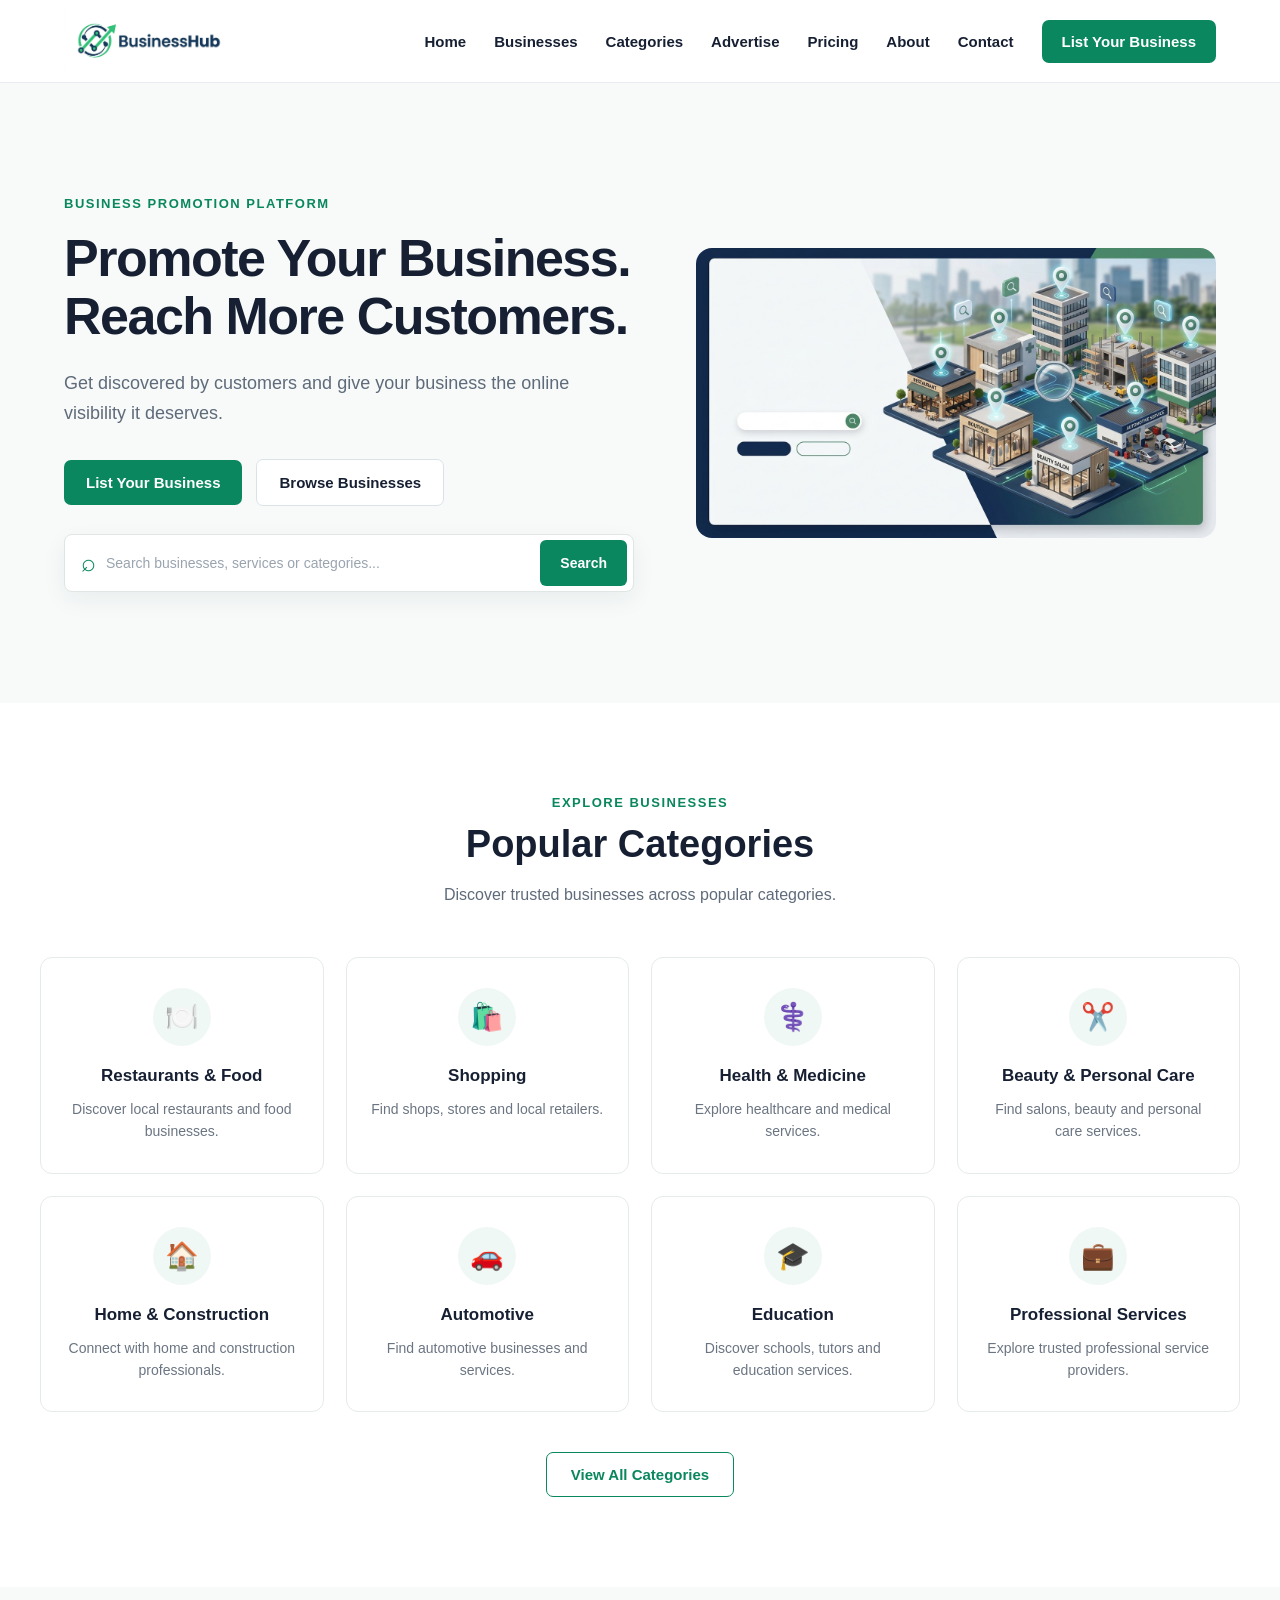
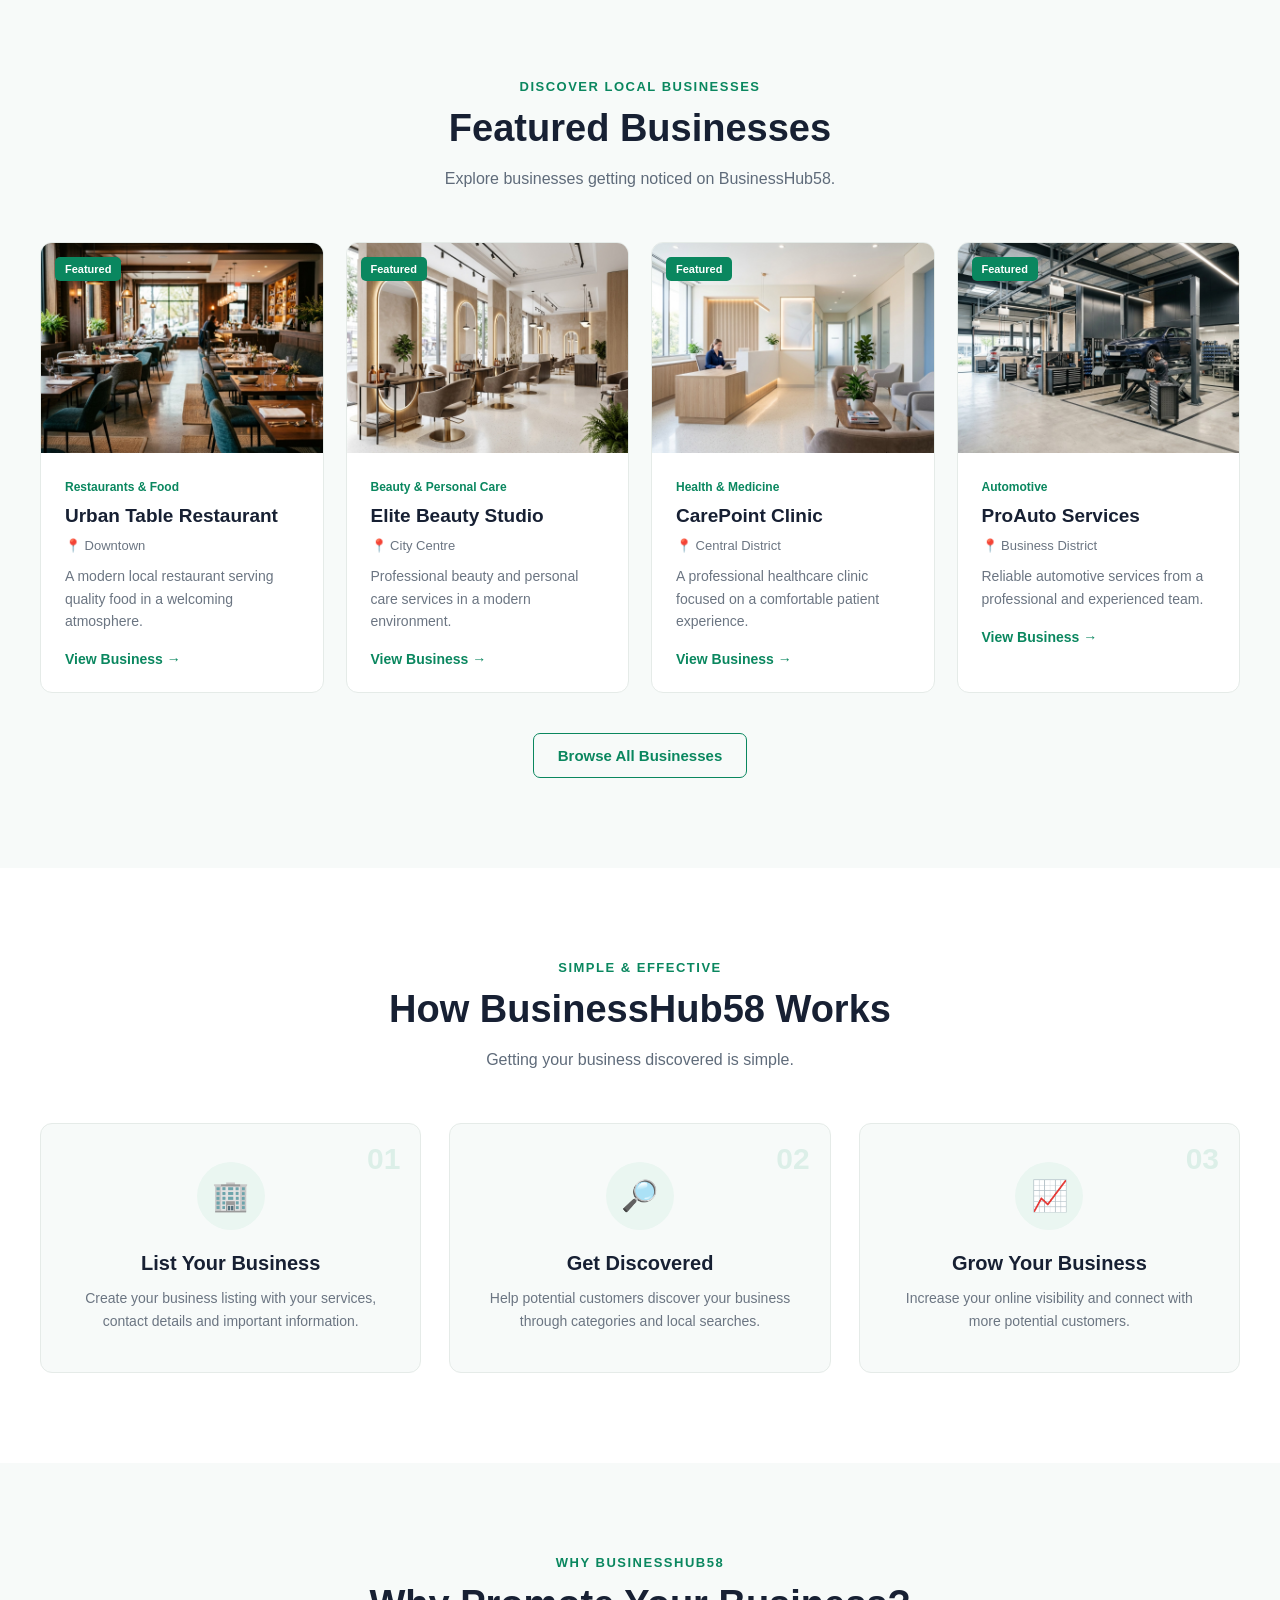
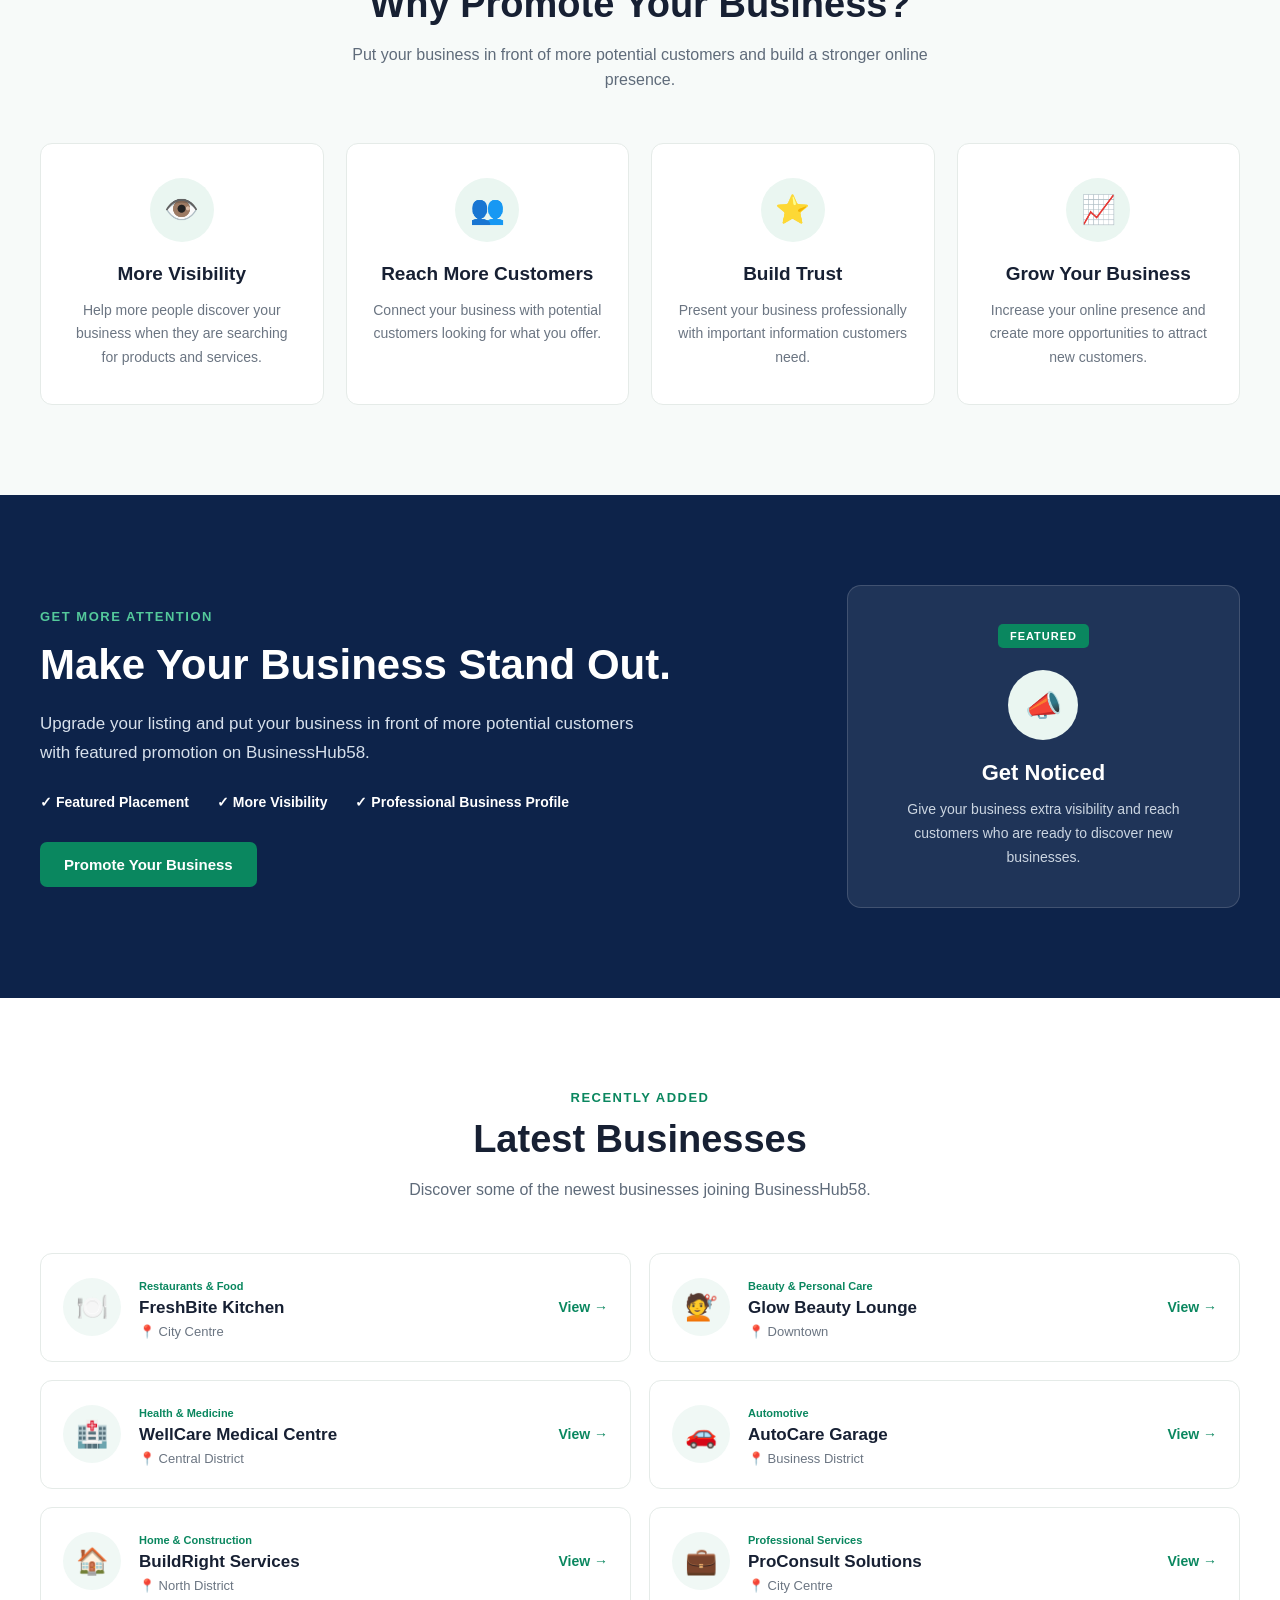
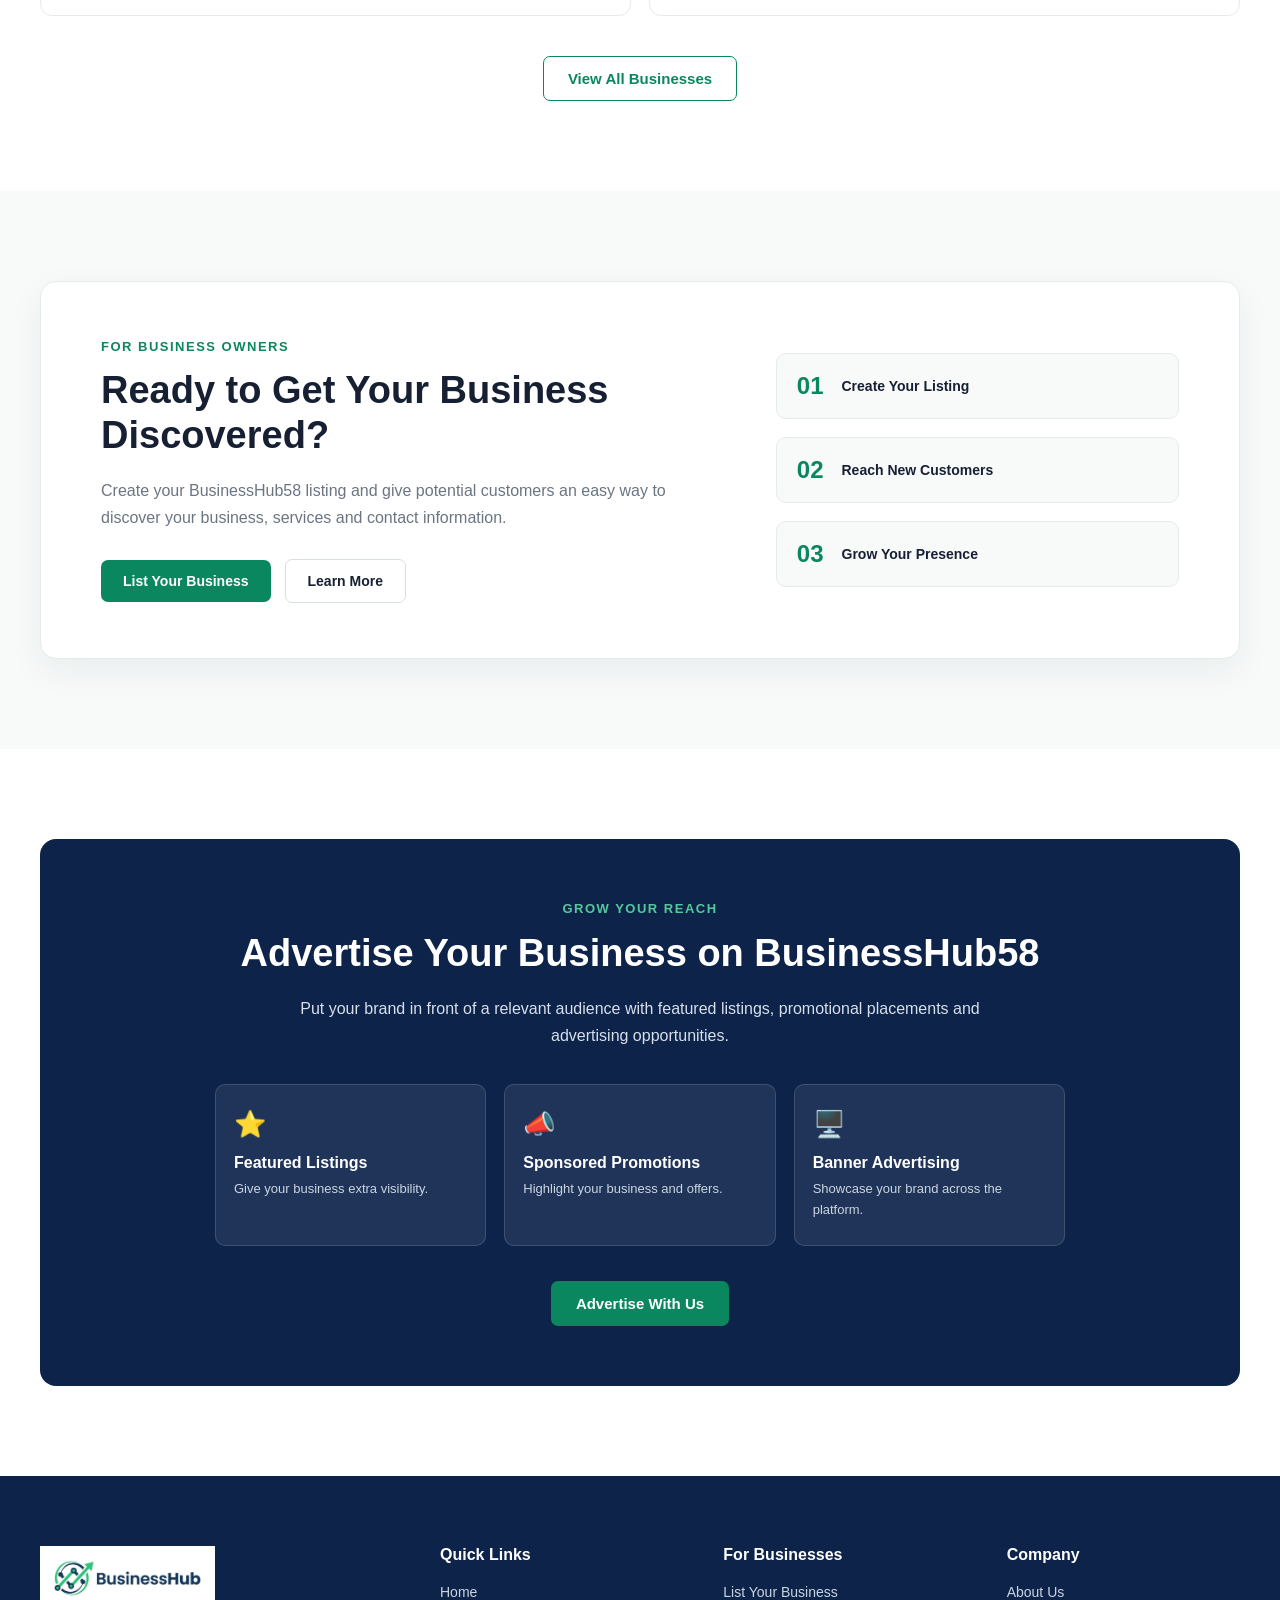
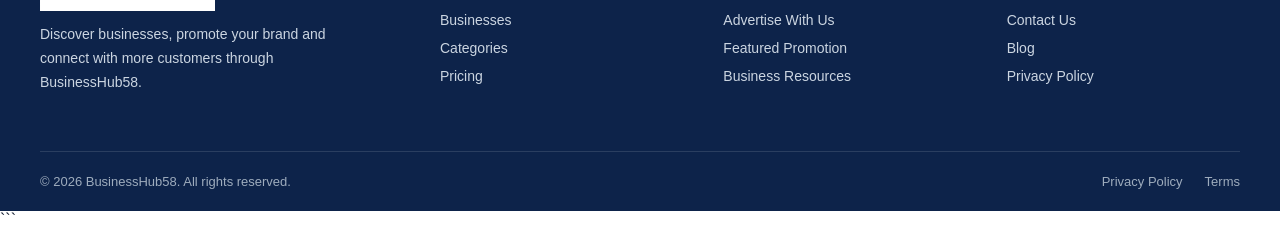
<file: index.html>
<!DOCTYPE html>
<html lang="en">
<head>
    <meta charset="UTF-8">
    <meta name="viewport" content="width=device-width, initial-scale=1.0">

    <title>BusinessHub58 | Promote Your Business</title>

    <link rel="stylesheet" href="style.css">
</head>

<body>

    <!-- Header -->
    <header class="header">
        <div class="nav-container">

            <a href="index.html" class="logo">
                <img src="BusinessHub58%20logo.jpg" alt="BusinessHub58">
            </a>

            <nav class="nav-menu">
    <a href="index.html">Home</a>
    <a href="businesses.html">Businesses</a>
    <a href="categories.html">Categories</a>
    <a href="advertise.html">Advertise</a>
    <a href="pricing.html">Pricing</a>
    <a href="#">About</a>
    <a href="#">Contact</a>

    <a href="list-your-business.html" class="business-btn">List Your Business</a>
</nav>

        </div>
    </header>


    <!-- Hero Section -->
    <section class="hero">
        <div class="hero-container">

            <div class="hero-content">

                <span class="hero-label">BUSINESS PROMOTION PLATFORM</span>

                <h1>Promote Your Business.<br>Reach More Customers.</h1>

                <p>
                    Get discovered by customers and give your business
                    the online visibility it deserves.
                </p>

                <div class="hero-buttons">
                    <a href="#" class="primary-btn">List Your Business</a>
                    <a href="#" class="secondary-btn">Browse Businesses</a>
                </div>

                <div class="hero-search">
                    <span class="search-icon">⌕</span>

                    <input
                        type="text"
                        placeholder="Search businesses, services or categories..."
                    >

                    <button>Search</button>
                </div>

            </div>

            <div class="hero-image">
                <img
                    src="businesshub58-hero.jpg"
                    alt="BusinessHub58 business promotion"
                >
            </div>

        </div>
    </section>
<!-- Popular Categories Section -->
<section class="categories">
    <div class="categories-container">

        <div class="section-heading">
            <span>EXPLORE BUSINESSES</span>
            <h2>Popular Categories</h2>
            <p>Discover trusted businesses across popular categories.</p>
        </div>

        <div class="categories-grid">

            <a href="#" class="category-card">
                <div class="category-icon">🍽️</div>
                <h3>Restaurants & Food</h3>
                <p>Discover local restaurants and food businesses.</p>
            </a>

            <a href="#" class="category-card">
                <div class="category-icon">🛍️</div>
                <h3>Shopping</h3>
                <p>Find shops, stores and local retailers.</p>
            </a>

            <a href="#" class="category-card">
                <div class="category-icon">⚕️</div>
                <h3>Health & Medicine</h3>
                <p>Explore healthcare and medical services.</p>
            </a>

            <a href="#" class="category-card">
                <div class="category-icon">✂️</div>
                <h3>Beauty & Personal Care</h3>
                <p>Find salons, beauty and personal care services.</p>
            </a>

            <a href="#" class="category-card">
                <div class="category-icon">🏠</div>
                <h3>Home & Construction</h3>
                <p>Connect with home and construction professionals.</p>
            </a>

            <a href="#" class="category-card">
                <div class="category-icon">🚗</div>
                <h3>Automotive</h3>
                <p>Find automotive businesses and services.</p>
            </a>

            <a href="#" class="category-card">
                <div class="category-icon">🎓</div>
                <h3>Education</h3>
                <p>Discover schools, tutors and education services.</p>
            </a>

            <a href="#" class="category-card">
                <div class="category-icon">💼</div>
                <h3>Professional Services</h3>
                <p>Explore trusted professional service providers.</p>
            </a>

        </div>

        <div class="categories-action">
            <a href="#" class="view-all-btn">View All Categories</a>
        </div>

    </div>
</section>
    <!-- Featured Businesses Section -->
<section class="featured-businesses">
    <div class="featured-container">

        <div class="section-heading">
            <span>DISCOVER LOCAL BUSINESSES</span>
            <h2>Featured Businesses</h2>
            <p>Explore businesses getting noticed on BusinessHub58.</p>
        </div>

        <div class="featured-grid">

            <!-- Business 1 -->
            <article class="business-card">

                <div class="business-image">
                    <img src="featured-restaurant.jpg" alt="Modern local restaurant">
                    <span class="featured-badge">Featured</span>
                </div>

                <div class="business-content">
                    <span class="business-category">Restaurants & Food</span>

                    <h3>Urban Table Restaurant</h3>

                    <p class="business-location">📍 Downtown</p>

                    <p class="business-description">
                        A modern local restaurant serving quality food in a welcoming atmosphere.
                    </p>

                    <a href="#" class="business-link">View Business →</a>
                </div>

            </article>


            <!-- Business 2 -->
            <article class="business-card">

                <div class="business-image">
                    <img src="featured-salon.jpg" alt="Modern beauty salon">
                    <span class="featured-badge">Featured</span>
                </div>

                <div class="business-content">
                    <span class="business-category">Beauty & Personal Care</span>

                    <h3>Elite Beauty Studio</h3>

                    <p class="business-location">📍 City Centre</p>

                    <p class="business-description">
                        Professional beauty and personal care services in a modern environment.
                    </p>

                    <a href="#" class="business-link">View Business →</a>
                </div>

            </article>


            <!-- Business 3 -->
            <article class="business-card">

                <div class="business-image">
                    <img src="featured-clinic.jpg" alt="Modern medical clinic">
                    <span class="featured-badge">Featured</span>
                </div>

                <div class="business-content">
                    <span class="business-category">Health & Medicine</span>

                    <h3>CarePoint Clinic</h3>

                    <p class="business-location">📍 Central District</p>

                    <p class="business-description">
                        A professional healthcare clinic focused on a comfortable patient experience.
                    </p>

                    <a href="#" class="business-link">View Business →</a>
                </div>

            </article>


            <!-- Business 4 -->
            <article class="business-card">

                <div class="business-image">
                    <img src="featured-automotive.jpg" alt="Modern automotive service workshop">
                    <span class="featured-badge">Featured</span>
                </div>

                <div class="business-content">
                    <span class="business-category">Automotive</span>

                    <h3>ProAuto Services</h3>

                    <p class="business-location">📍 Business District</p>

                    <p class="business-description">
                        Reliable automotive services from a professional and experienced team.
                    </p>

                    <a href="#" class="business-link">View Business →</a>
                </div>

            </article>

        </div>

        <div class="featured-action">
            <a href="#" class="view-all-btn">Browse All Businesses</a>
        </div>

    </div>
</section>
    <!-- How BusinessHub58 Works Section -->
<section class="how-it-works">
    <div class="how-container">

        <div class="section-heading">
            <span>SIMPLE & EFFECTIVE</span>
            <h2>How BusinessHub58 Works</h2>
            <p>Getting your business discovered is simple.</p>
        </div>

        <div class="steps-grid">

            <!-- Step 1 -->
            <div class="step-card">
                <div class="step-number">01</div>

                <div class="step-icon">🏢</div>

                <h3>List Your Business</h3>

                <p>
                    Create your business listing with your services,
                    contact details and important information.
                </p>
            </div>


            <!-- Step 2 -->
            <div class="step-card">
                <div class="step-number">02</div>

                <div class="step-icon">🔎</div>

                <h3>Get Discovered</h3>

                <p>
                    Help potential customers discover your business
                    through categories and local searches.
                </p>
            </div>


            <!-- Step 3 -->
            <div class="step-card">
                <div class="step-number">03</div>

                <div class="step-icon">📈</div>

                <h3>Grow Your Business</h3>

                <p>
                    Increase your online visibility and connect
                    with more potential customers.
                </p>
            </div>

        </div>

    </div>
</section>
    <!-- Why Promote Your Business Section -->
<section class="why-promote">
    <div class="why-container">

        <div class="section-heading">
            <span>WHY BUSINESSHUB58</span>
            <h2>Why Promote Your Business?</h2>
            <p>
                Put your business in front of more potential customers
                and build a stronger online presence.
            </p>
        </div>

        <div class="benefits-grid">

            <!-- Benefit 1 -->
            <div class="benefit-card">

                <div class="benefit-icon">👁️</div>

                <h3>More Visibility</h3>

                <p>
                    Help more people discover your business when
                    they are searching for products and services.
                </p>

            </div>

            <!-- Benefit 2 -->
            <div class="benefit-card">

                <div class="benefit-icon">👥</div>

                <h3>Reach More Customers</h3>

                <p>
                    Connect your business with potential customers
                    looking for what you offer.
                </p>

            </div>

            <!-- Benefit 3 -->
            <div class="benefit-card">

                <div class="benefit-icon">⭐</div>

                <h3>Build Trust</h3>

                <p>
                    Present your business professionally with
                    important information customers need.
                </p>

            </div>

            <!-- Benefit 4 -->
            <div class="benefit-card">

                <div class="benefit-icon">📈</div>

                <h3>Grow Your Business</h3>

                <p>
                    Increase your online presence and create more
                    opportunities to attract new customers.
                </p>

            </div>

        </div>

    </div>
</section>
    <!-- Featured Promotion CTA Section -->
<section class="promotion-cta">
    <div class="promotion-container">

        <div class="promotion-content">

            <span class="promotion-label">GET MORE ATTENTION</span>

            <h2>Make Your Business Stand Out.</h2>

            <p>
                Upgrade your listing and put your business in front of
                more potential customers with featured promotion on
                BusinessHub58.
            </p>

            <div class="promotion-features">

                <span>✓ Featured Placement</span>
                <span>✓ More Visibility</span>
                <span>✓ Professional Business Profile</span>

            </div>

            <a href="#" class="promotion-btn">
                Promote Your Business
            </a>

        </div>

        <div class="promotion-highlight">

            <div class="highlight-badge">FEATURED</div>

            <div class="highlight-icon">📣</div>

            <h3>Get Noticed</h3>

            <p>
                Give your business extra visibility and reach
                customers who are ready to discover new businesses.
            </p>

        </div>

    </div>
</section>
    <!-- Latest Businesses Section -->
<section class="latest-businesses">
    <div class="latest-container">

        <div class="section-heading">
            <span>RECENTLY ADDED</span>
            <h2>Latest Businesses</h2>
            <p>Discover some of the newest businesses joining BusinessHub58.</p>
        </div>

        <div class="latest-grid">

            <!-- Business 1 -->
            <article class="latest-card">

                <div class="latest-icon">🍽️</div>

                <div class="latest-content">
                    <span class="latest-category">Restaurants & Food</span>
                    <h3>FreshBite Kitchen</h3>
                    <p>📍 City Centre</p>
                </div>

                <a href="#" class="latest-link">View →</a>

            </article>

            <!-- Business 2 -->
            <article class="latest-card">

                <div class="latest-icon">💇</div>

                <div class="latest-content">
                    <span class="latest-category">Beauty & Personal Care</span>
                    <h3>Glow Beauty Lounge</h3>
                    <p>📍 Downtown</p>
                </div>

                <a href="#" class="latest-link">View →</a>

            </article>

            <!-- Business 3 -->
            <article class="latest-card">

                <div class="latest-icon">🏥</div>

                <div class="latest-content">
                    <span class="latest-category">Health & Medicine</span>
                    <h3>WellCare Medical Centre</h3>
                    <p>📍 Central District</p>
                </div>

                <a href="#" class="latest-link">View →</a>

            </article>

            <!-- Business 4 -->
            <article class="latest-card">

                <div class="latest-icon">🚗</div>

                <div class="latest-content">
                    <span class="latest-category">Automotive</span>
                    <h3>AutoCare Garage</h3>
                    <p>📍 Business District</p>
                </div>

                <a href="#" class="latest-link">View →</a>

            </article>

            <!-- Business 5 -->
            <article class="latest-card">

                <div class="latest-icon">🏠</div>

                <div class="latest-content">
                    <span class="latest-category">Home & Construction</span>
                    <h3>BuildRight Services</h3>
                    <p>📍 North District</p>
                </div>

                <a href="#" class="latest-link">View →</a>

            </article>

            <!-- Business 6 -->
            <article class="latest-card">

                <div class="latest-icon">💼</div>

                <div class="latest-content">
                    <span class="latest-category">Professional Services</span>
                    <h3>ProConsult Solutions</h3>
                    <p>📍 City Centre</p>
                </div>

                <a href="#" class="latest-link">View →</a>

            </article>

        </div>

        <div class="latest-action">
            <a href="#" class="view-all-btn">View All Businesses</a>
        </div>

    </div>
</section>
    <!-- Business Owner CTA Section -->
<section class="owner-cta">
    <div class="owner-container">

        <div class="owner-content">

            <span class="owner-label">FOR BUSINESS OWNERS</span>

            <h2>Ready to Get Your Business Discovered?</h2>

            <p>
                Create your BusinessHub58 listing and give potential
                customers an easy way to discover your business,
                services and contact information.
            </p>

            <div class="owner-buttons">

                <a href="#" class="owner-primary-btn">
                    List Your Business
                </a>

                <a href="#" class="owner-secondary-btn">
                    Learn More
                </a>

            </div>

        </div>

        <div class="owner-stats">

            <div class="owner-stat">
                <strong>01</strong>
                <span>Create Your Listing</span>
            </div>

            <div class="owner-stat">
                <strong>02</strong>
                <span>Reach New Customers</span>
            </div>

            <div class="owner-stat">
                <strong>03</strong>
                <span>Grow Your Presence</span>
            </div>

        </div>

    </div>
</section>
    <!-- Advertise With Us Section -->
<section class="advertise-section">
    <div class="advertise-container">

        <div class="advertise-content">

            <span class="advertise-label">GROW YOUR REACH</span>

            <h2>Advertise Your Business on BusinessHub58</h2>

            <p>
                Put your brand in front of a relevant audience with
                featured listings, promotional placements and
                advertising opportunities.
            </p>

            <div class="advertise-options">

                <div class="advertise-option">
                    <span class="advertise-option-icon">⭐</span>
                    <div>
                        <h3>Featured Listings</h3>
                        <p>Give your business extra visibility.</p>
                    </div>
                </div>

                <div class="advertise-option">
                    <span class="advertise-option-icon">📣</span>
                    <div>
                        <h3>Sponsored Promotions</h3>
                        <p>Highlight your business and offers.</p>
                    </div>
                </div>

                <div class="advertise-option">
                    <span class="advertise-option-icon">🖥️</span>
                    <div>
                        <h3>Banner Advertising</h3>
                        <p>Showcase your brand across the platform.</p>
                    </div>
                </div>

            </div>

            <a href="#" class="advertise-btn">
                Advertise With Us
            </a>

        </div>

    </div>
</section>
    <!-- Footer -->
<footer class="footer">

    <div class="footer-container">

        <!-- Footer Brand -->
        <div class="footer-column footer-brand">

            <a href="index.html" class="footer-logo">
                <img src="BusinessHub58%20logo.jpg" alt="BusinessHub58">
            </a>

            <p>
                Discover businesses, promote your brand and connect
                with more customers through BusinessHub58.
            </p>

        </div>

        <!-- Quick Links -->
        <div class="footer-column">

            <h3>Quick Links</h3>

            <a href="index.html">Home</a>
            <a href="#">Businesses</a>
            <a href="#">Categories</a>
            <a href="#">Pricing</a>

        </div>

        <!-- Business -->
        <div class="footer-column">

            <h3>For Businesses</h3>

            <a href="#">List Your Business</a>
            <a href="#">Advertise With Us</a>
            <a href="#">Featured Promotion</a>
            <a href="#">Business Resources</a>

        </div>

        <!-- Company -->
        <div class="footer-column">

            <h3>Company</h3>

            <a href="#">About Us</a>
            <a href="#">Contact Us</a>
            <a href="#">Blog</a>
            <a href="#">Privacy Policy</a>

        </div>

    </div>

    <div class="footer-bottom">

        <p>
            © 2026 BusinessHub58. All rights reserved.
        </p>

        <div class="footer-bottom-links">
            <a href="#">Privacy Policy</a>
            <a href="#">Terms</a>
        </div>

    </div>

</footer>
</body>
</html>
```
</file>
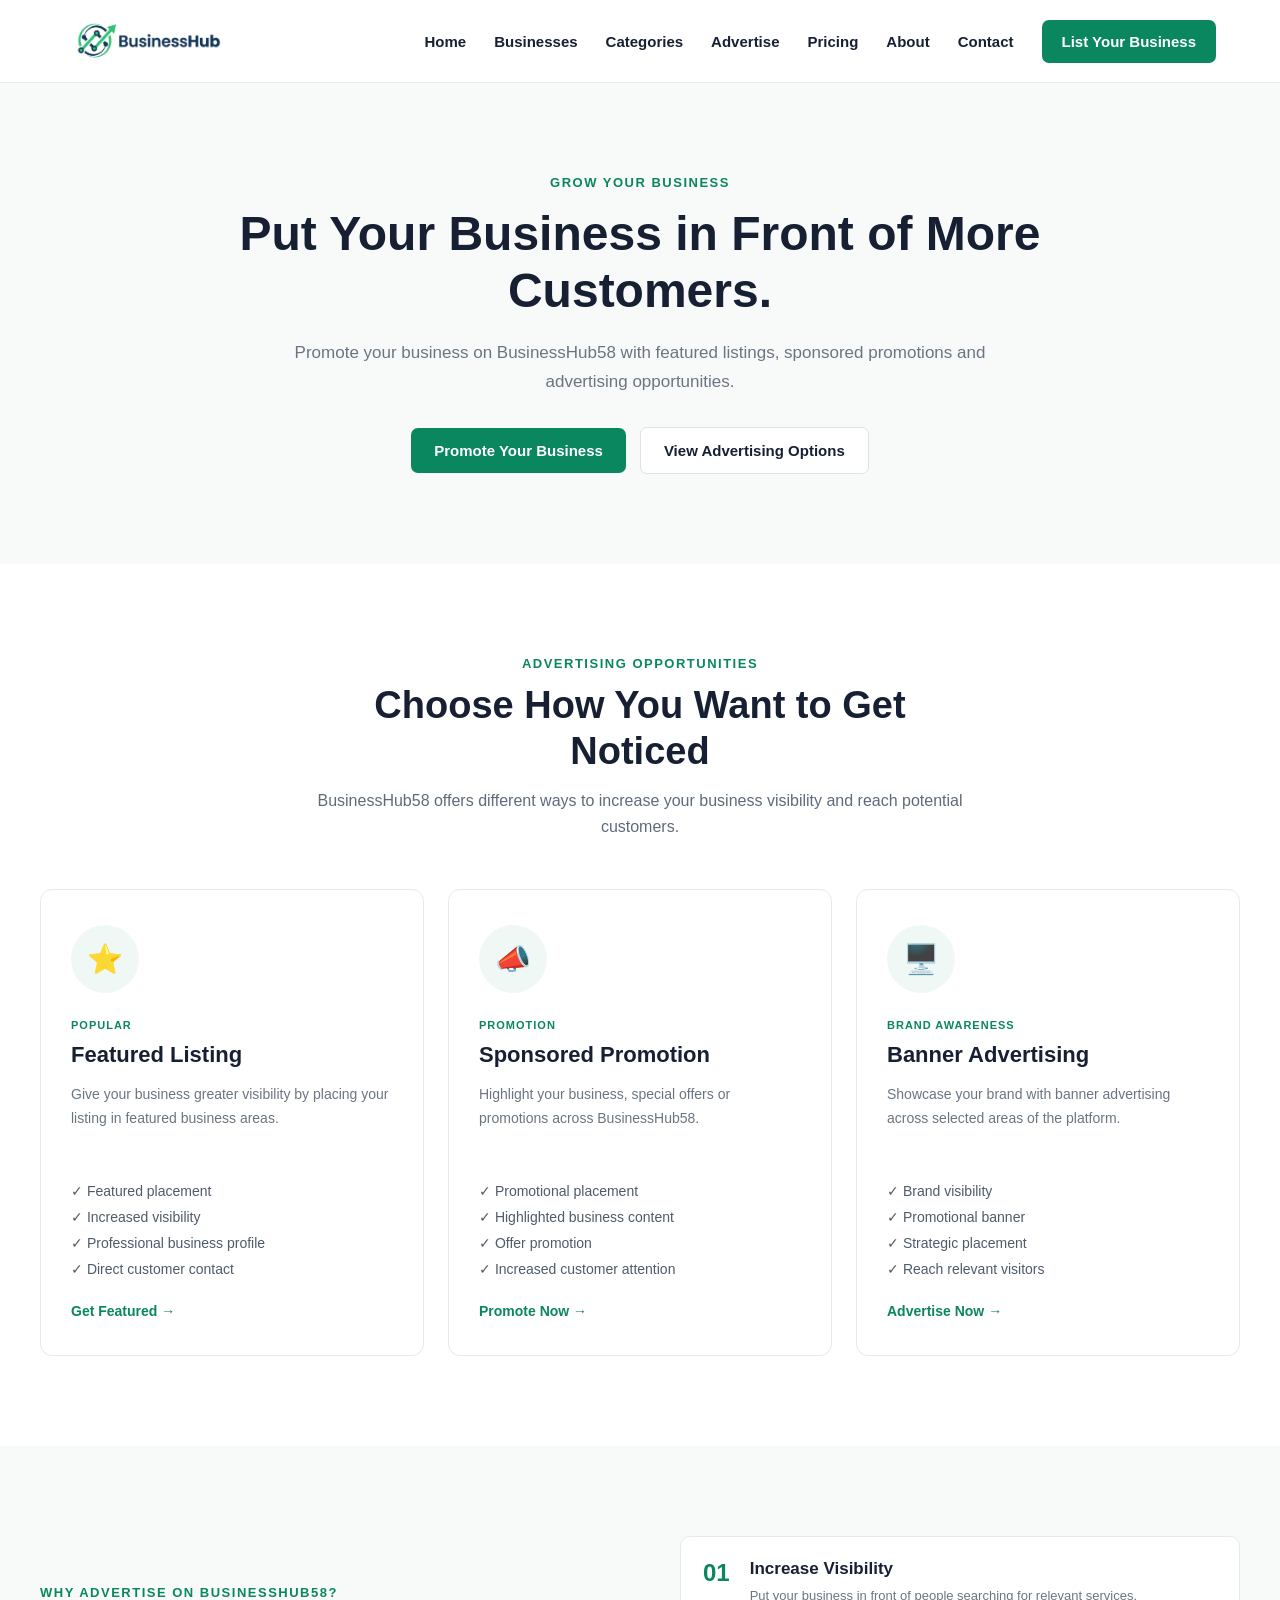
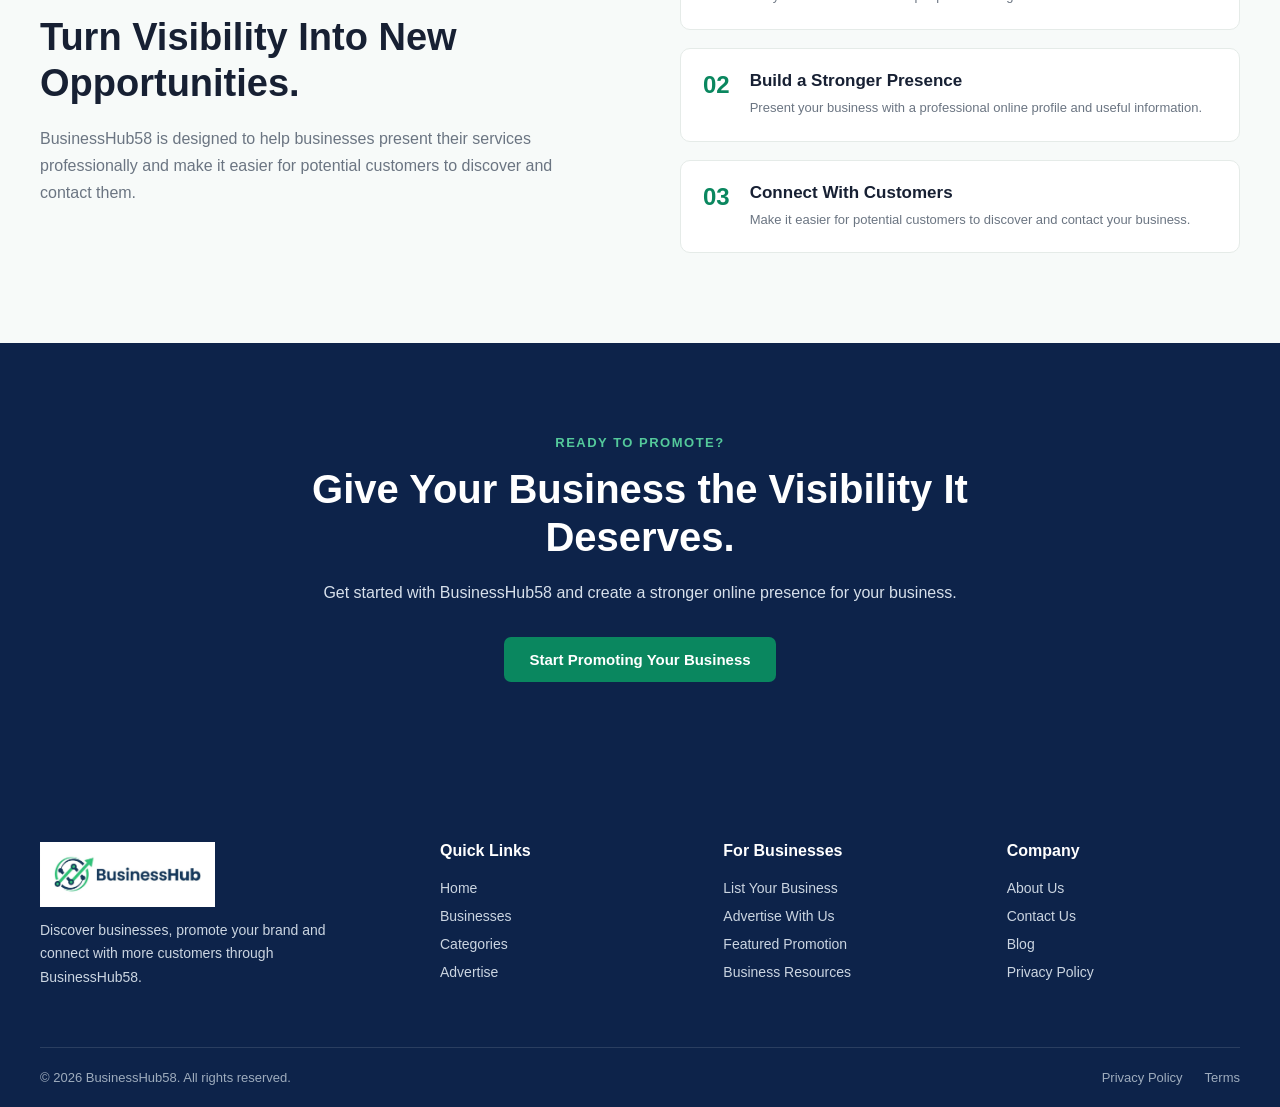
<file: advertise.html>
<!DOCTYPE html>
<html lang="en">

<head>
    <meta charset="UTF-8">
    <meta name="viewport" content="width=device-width, initial-scale=1.0">

    <title>Advertise | BusinessHub58</title>

    <link rel="stylesheet" href="style.css">
</head>

<body>

    <!-- Header -->
    <header class="header">
        <div class="nav-container">

            <a href="index.html" class="logo">
                <img src="BusinessHub58%20logo.jpg" alt="BusinessHub58">
            </a>

            <nav class="nav-menu">
    <a href="index.html">Home</a>
    <a href="businesses.html">Businesses</a>
    <a href="categories.html">Categories</a>
    <a href="advertise.html">Advertise</a>
    <a href="pricing.html">Pricing</a>
    <a href="#">About</a>
    <a href="#">Contact</a>

    <a href="list-your-business.html" class="business-btn">
    List Your Business
</a>
</nav>

        </div>
    </header>


    <!-- Advertise Hero -->
    <section class="advertise-page-hero">

        <div class="advertise-page-hero-container">

            <span class="advertise-page-label">GROW YOUR BUSINESS</span>

            <h1>Put Your Business in Front of More Customers.</h1>

            <p>
                Promote your business on BusinessHub58 with featured
                listings, sponsored promotions and advertising opportunities.
            </p>

            <div class="advertise-page-buttons">
                <a href="#" class="advertise-page-primary">
                    Promote Your Business
                </a>

                <a href="#" class="advertise-page-secondary">
                    View Advertising Options
                </a>
            </div>

        </div>

    </section>


    <!-- Advertising Options -->
    <section class="advertising-options">

        <div class="advertising-options-container">

            <div class="section-heading">

                <span>ADVERTISING OPPORTUNITIES</span>

                <h2>Choose How You Want to Get Noticed</h2>

                <p>
                    BusinessHub58 offers different ways to increase
                    your business visibility and reach potential customers.
                </p>

            </div>


            <div class="advertising-options-grid">

                <article class="advertising-card">

                    <div class="advertising-icon">⭐</div>

                    <span class="advertising-card-label">POPULAR</span>

                    <h3>Featured Listing</h3>

                    <p>
                        Give your business greater visibility by placing
                        your listing in featured business areas.
                    </p>

                    <ul>
                        <li>✓ Featured placement</li>
                        <li>✓ Increased visibility</li>
                        <li>✓ Professional business profile</li>
                        <li>✓ Direct customer contact</li>
                    </ul>

                    <a href="#" class="advertising-card-link">
                        Get Featured →
                    </a>

                </article>


                <article class="advertising-card">

                    <div class="advertising-icon">📣</div>

                    <span class="advertising-card-label">PROMOTION</span>

                    <h3>Sponsored Promotion</h3>

                    <p>
                        Highlight your business, special offers or
                        promotions across BusinessHub58.
                    </p>

                    <ul>
                        <li>✓ Promotional placement</li>
                        <li>✓ Highlighted business content</li>
                        <li>✓ Offer promotion</li>
                        <li>✓ Increased customer attention</li>
                    </ul>

                    <a href="#" class="advertising-card-link">
                        Promote Now →
                    </a>

                </article>


                <article class="advertising-card">

                    <div class="advertising-icon">🖥️</div>

                    <span class="advertising-card-label">BRAND AWARENESS</span>

                    <h3>Banner Advertising</h3>

                    <p>
                        Showcase your brand with banner advertising
                        across selected areas of the platform.
                    </p>

                    <ul>
                        <li>✓ Brand visibility</li>
                        <li>✓ Promotional banner</li>
                        <li>✓ Strategic placement</li>
                        <li>✓ Reach relevant visitors</li>
                    </ul>

                    <a href="#" class="advertising-card-link">
                        Advertise Now →
                    </a>

                </article>

            </div>

        </div>

    </section>


    <!-- Why Advertise -->
    <section class="why-advertise">

        <div class="why-advertise-container">

            <div class="why-advertise-content">

                <span>WHY ADVERTISE ON BUSINESSHUB58?</span>

                <h2>
                    Turn Visibility Into New Opportunities.
                </h2>

                <p>
                    BusinessHub58 is designed to help businesses present
                    their services professionally and make it easier for
                    potential customers to discover and contact them.
                </p>

            </div>


            <div class="why-advertise-points">

                <div class="why-advertise-point">
                    <strong>01</strong>
                    <div>
                        <h3>Increase Visibility</h3>
                        <p>
                            Put your business in front of people
                            searching for relevant services.
                        </p>
                    </div>
                </div>


                <div class="why-advertise-point">
                    <strong>02</strong>
                    <div>
                        <h3>Build a Stronger Presence</h3>
                        <p>
                            Present your business with a professional
                            online profile and useful information.
                        </p>
                    </div>
                </div>


                <div class="why-advertise-point">
                    <strong>03</strong>
                    <div>
                        <h3>Connect With Customers</h3>
                        <p>
                            Make it easier for potential customers
                            to discover and contact your business.
                        </p>
                    </div>
                </div>

            </div>

        </div>

    </section>


    <!-- Advertise CTA -->
    <section class="advertise-final-cta">

        <div class="advertise-final-container">

            <span>READY TO PROMOTE?</span>

            <h2>
                Give Your Business the Visibility It Deserves.
            </h2>

            <p>
                Get started with BusinessHub58 and create a stronger
                online presence for your business.
            </p>

            <a href="#" class="advertise-final-btn">
                Start Promoting Your Business
            </a>

        </div>

    </section>


    <!-- Footer -->
    <footer class="footer">

        <div class="footer-container">

            <div class="footer-column footer-brand">

                <a href="index.html" class="footer-logo">
                    <img src="BusinessHub58%20logo.jpg" alt="BusinessHub58">
                </a>

                <p>
                    Discover businesses, promote your brand and connect
                    with more customers through BusinessHub58.
                </p>

            </div>


            <div class="footer-column">

                <h3>Quick Links</h3>

                <a href="index.html">Home</a>
                <a href="businesses.html">Businesses</a>
                <a href="categories.html">Categories</a>
                <a href="advertise.html">Advertise</a>

            </div>


            <div class="footer-column">

                <h3>For Businesses</h3>

                <a href="#">List Your Business</a>
                <a href="advertise.html">Advertise With Us</a>
                <a href="#">Featured Promotion</a>
                <a href="#">Business Resources</a>

            </div>


            <div class="footer-column">

                <h3>Company</h3>

                <a href="#">About Us</a>
                <a href="#">Contact Us</a>
                <a href="#">Blog</a>
                <a href="#">Privacy Policy</a>

            </div>

        </div>


        <div class="footer-bottom">

            <p>
                © 2026 BusinessHub58. All rights reserved.
            </p>

            <div class="footer-bottom-links">

                <a href="#">Privacy Policy</a>
                <a href="#">Terms</a>

            </div>

        </div>

    </footer>

</body>

</html>
</file>
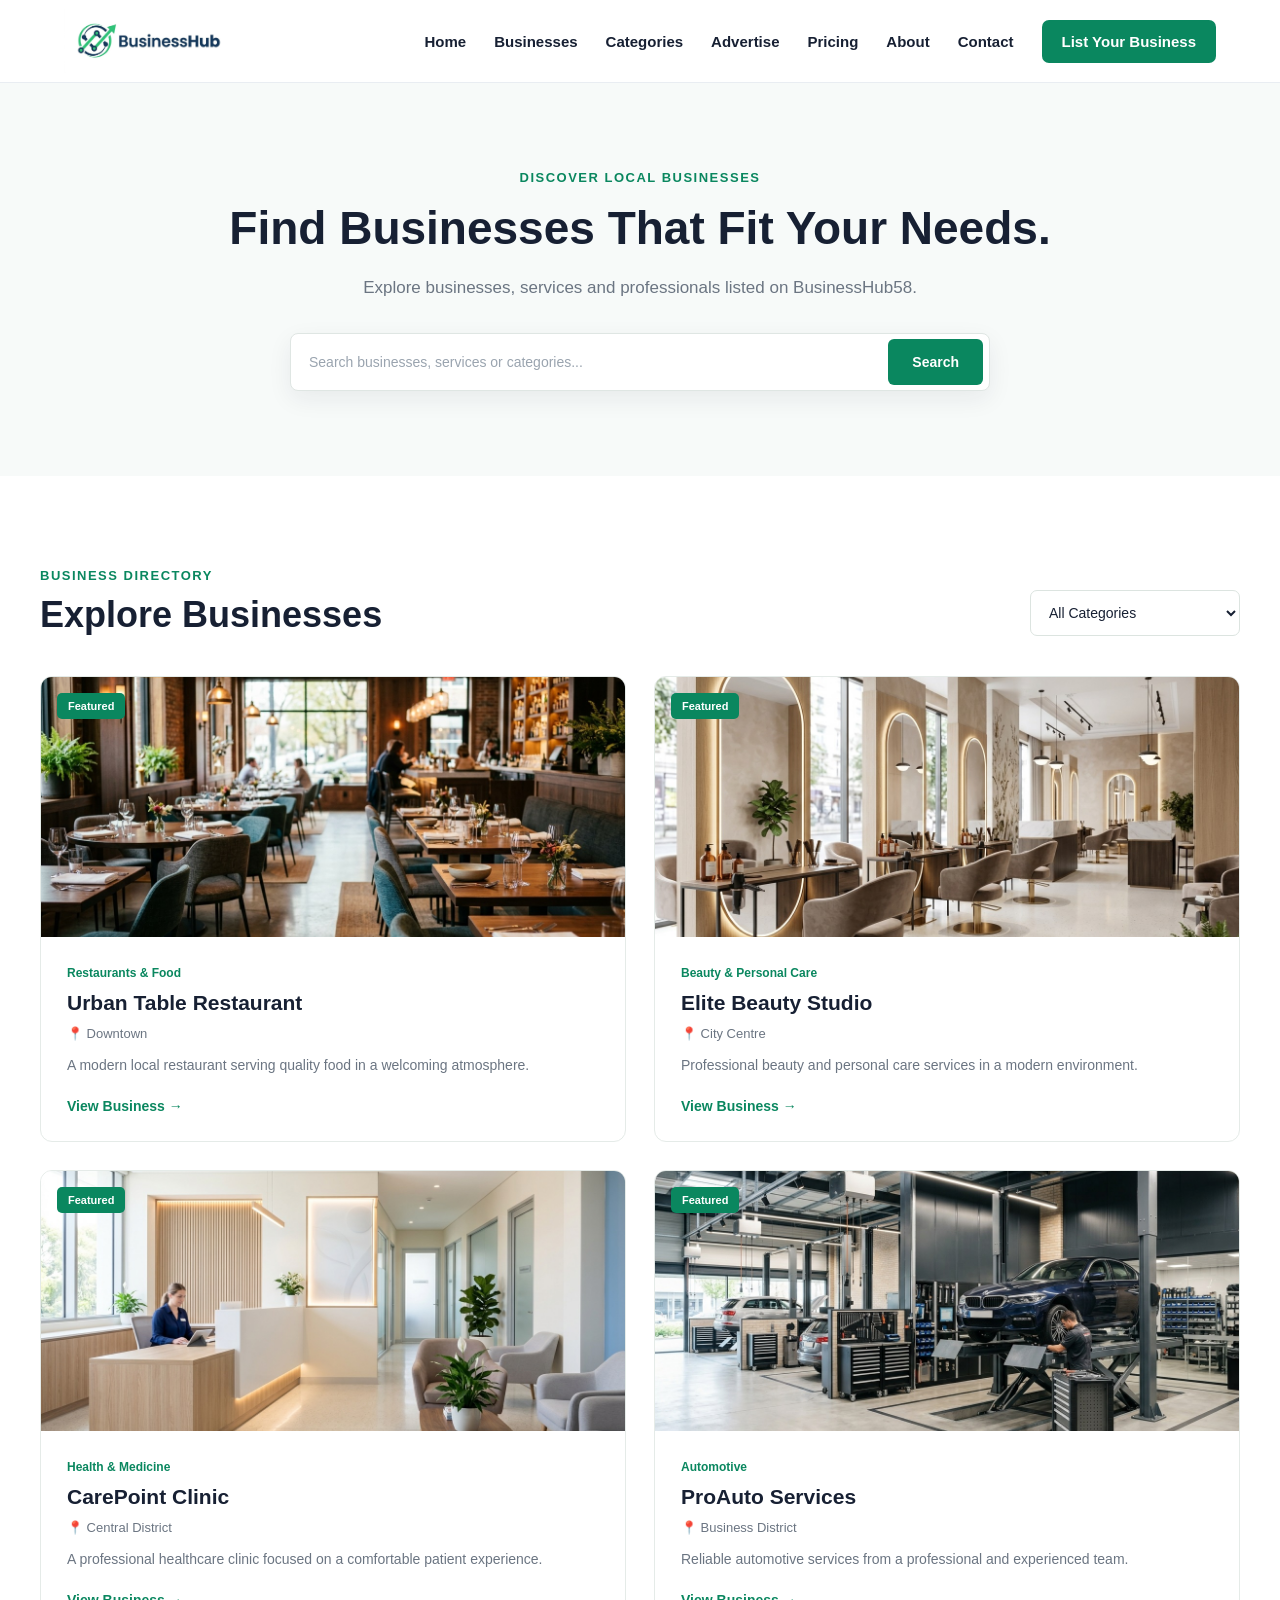
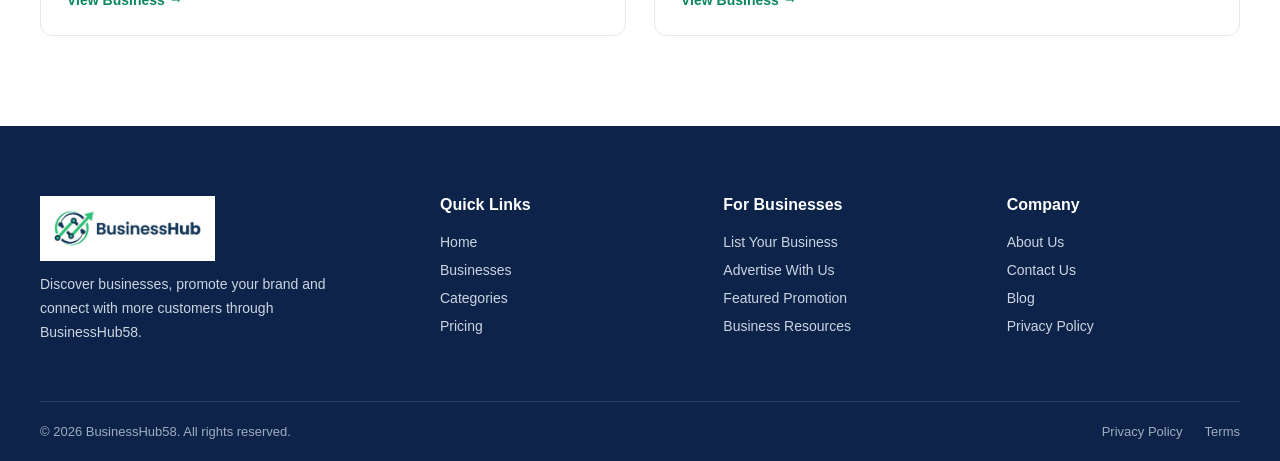
<file: businesses.html>
<!DOCTYPE html>
<html lang="en">

<head>
    <meta charset="UTF-8">
    <meta name="viewport" content="width=device-width, initial-scale=1.0">

    <title>Businesses | BusinessHub58</title>

    <link rel="stylesheet" href="style.css">
</head>

<body>

    <!-- Header -->
    <header class="header">
        <div class="nav-container">

            <a href="index.html" class="logo">
                <img src="BusinessHub58%20logo.jpg" alt="BusinessHub58">
            </a>

            <nav class="nav-menu">
    <a href="index.html">Home</a>
    <a href="businesses.html">Businesses</a>
    <a href="categories.html">Categories</a>
    <a href="advertise.html">Advertise</a>
    <a href="pricing.html">Pricing</a>
    <a href="#">About</a>
    <a href="#">Contact</a>

    <a href="list-your-business.html" class="business-btn">List Your Business</a>
</nav>

        </div>
    </header>


    <!-- Page Hero -->
    <section class="businesses-hero">

        <div class="businesses-hero-container">

            <span class="businesses-label">DISCOVER LOCAL BUSINESSES</span>

            <h1>Find Businesses That Fit Your Needs.</h1>

            <p>
                Explore businesses, services and professionals
                listed on BusinessHub58.
            </p>

            <div class="businesses-search">

                <input
                    type="text"
                    placeholder="Search businesses, services or categories..."
                >

                <button>Search</button>

            </div>

        </div>

    </section>


    <!-- Businesses Directory -->
    <section class="business-directory">

        <div class="directory-container">

            <div class="directory-heading">

                <div>
                    <span>BUSINESS DIRECTORY</span>
                    <h2>Explore Businesses</h2>
                </div>

                <select>
                    <option>All Categories</option>
                    <option>Restaurants & Food</option>
                    <option>Shopping</option>
                    <option>Health & Medicine</option>
                    <option>Beauty & Personal Care</option>
                    <option>Home & Construction</option>
                    <option>Automotive</option>
                    <option>Education</option>
                    <option>Professional Services</option>
                </select>

            </div>


            <div class="directory-grid">

                <!-- Business Card -->
                <article class="directory-card">

                    <div class="directory-image">
                        <img
                            src="featured-restaurant.jpg"
                            alt="Urban Table Restaurant"
                        >

                        <span class="directory-featured">
                            Featured
                        </span>
                    </div>

                    <div class="directory-content">

                        <span class="directory-category">
                            Restaurants & Food
                        </span>

                        <h3>Urban Table Restaurant</h3>

                        <p class="directory-location">
                            📍 Downtown
                        </p>

                        <p>
                            A modern local restaurant serving quality
                            food in a welcoming atmosphere.
                        </p>

                        <a href="#" class="directory-link">
                            View Business →
                        </a>

                    </div>

                </article>


                <!-- Business Card -->
                <article class="directory-card">

                    <div class="directory-image">
                        <img
                            src="featured-salon.jpg"
                            alt="Elite Beauty Studio"
                        >

                        <span class="directory-featured">
                            Featured
                        </span>
                    </div>

                    <div class="directory-content">

                        <span class="directory-category">
                            Beauty & Personal Care
                        </span>

                        <h3>Elite Beauty Studio</h3>

                        <p class="directory-location">
                            📍 City Centre
                        </p>

                        <p>
                            Professional beauty and personal care
                            services in a modern environment.
                        </p>

                        <a href="#" class="directory-link">
                            View Business →
                        </a>

                    </div>

                </article>


                <!-- Business Card -->
                <article class="directory-card">

                    <div class="directory-image">
                        <img
                            src="featured-clinic.jpg"
                            alt="CarePoint Clinic"
                        >

                        <span class="directory-featured">
                            Featured
                        </span>
                    </div>

                    <div class="directory-content">

                        <span class="directory-category">
                            Health & Medicine
                        </span>

                        <h3>CarePoint Clinic</h3>

                        <p class="directory-location">
                            📍 Central District
                        </p>

                        <p>
                            A professional healthcare clinic focused
                            on a comfortable patient experience.
                        </p>

                        <a href="#" class="directory-link">
                            View Business →
                        </a>

                    </div>

                </article>


                <!-- Business Card -->
                <article class="directory-card">

                    <div class="directory-image">
                        <img
                            src="featured-automotive.jpg"
                            alt="ProAuto Services"
                        >

                        <span class="directory-featured">
                            Featured
                        </span>
                    </div>

                    <div class="directory-content">

                        <span class="directory-category">
                            Automotive
                        </span>

                        <h3>ProAuto Services</h3>

                        <p class="directory-location">
                            📍 Business District
                        </p>

                        <p>
                            Reliable automotive services from a
                            professional and experienced team.
                        </p>

                        <a href="#" class="directory-link">
                            View Business →
                        </a>

                    </div>

                </article>

            </div>

        </div>

    </section>


    <!-- Footer -->
    <footer class="footer">

        <div class="footer-container">

            <div class="footer-column footer-brand">

                <a href="index.html" class="footer-logo">
                    <img src="BusinessHub58%20logo.jpg" alt="BusinessHub58">
                </a>

                <p>
                    Discover businesses, promote your brand and connect
                    with more customers through BusinessHub58.
                </p>

            </div>

            <div class="footer-column">

                <h3>Quick Links</h3>

                <a href="index.html">Home</a>
                <a href="businesses.html">Businesses</a>
                <a href="#">Categories</a>
                <a href="#">Pricing</a>

            </div>

            <div class="footer-column">

                <h3>For Businesses</h3>

                <a href="#">List Your Business</a>
                <a href="#">Advertise With Us</a>
                <a href="#">Featured Promotion</a>
                <a href="#">Business Resources</a>

            </div>

            <div class="footer-column">

                <h3>Company</h3>

                <a href="#">About Us</a>
                <a href="#">Contact Us</a>
                <a href="#">Blog</a>
                <a href="#">Privacy Policy</a>

            </div>

        </div>

        <div class="footer-bottom">

            <p>
                © 2026 BusinessHub58. All rights reserved.
            </p>

            <div class="footer-bottom-links">
                <a href="#">Privacy Policy</a>
                <a href="#">Terms</a>
            </div>

        </div>

    </footer>

</body>

</html>
</file>
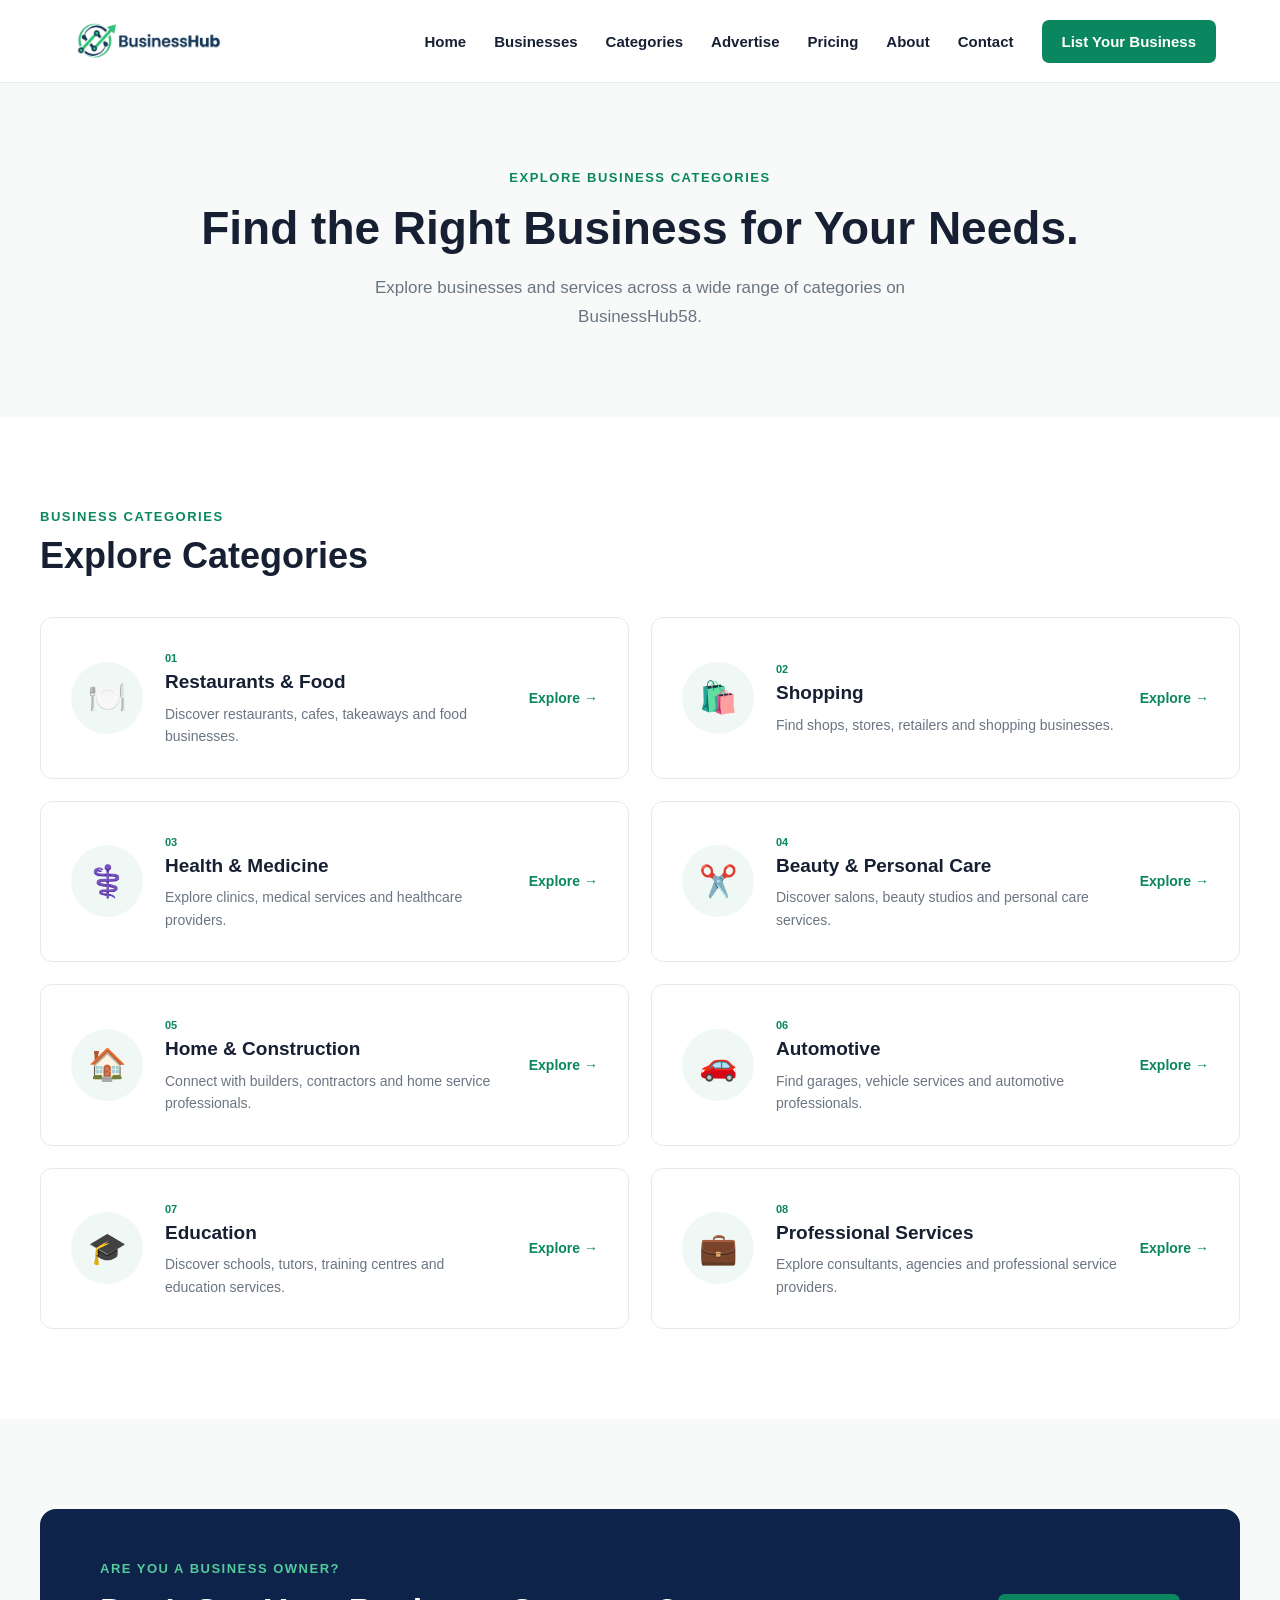
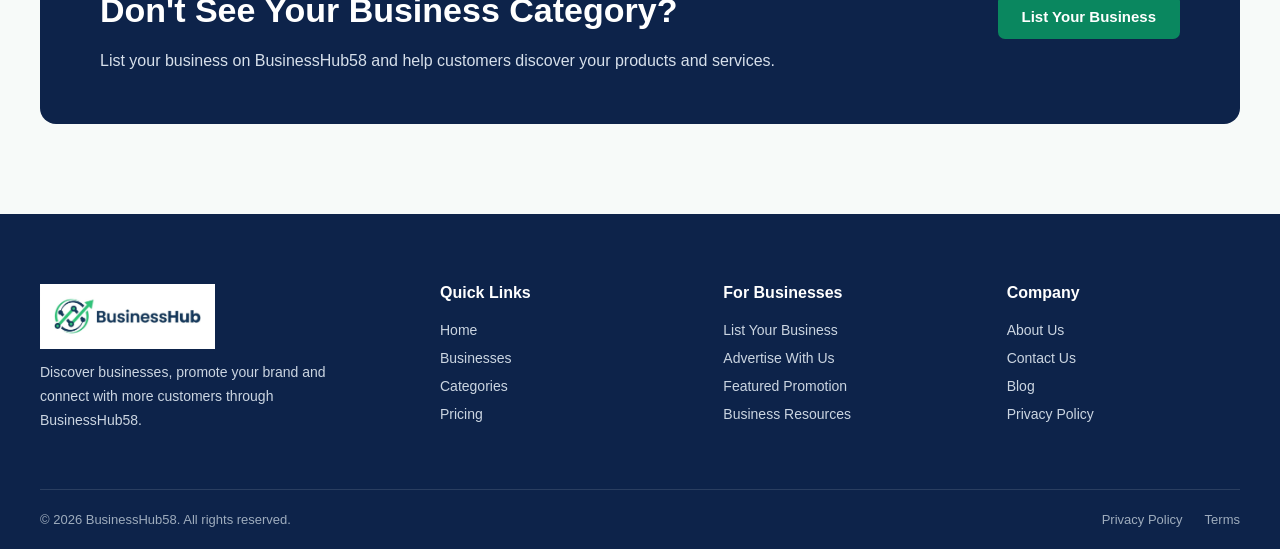
<file: categories.html>
<!DOCTYPE html>
<html lang="en">

<head>
    <meta charset="UTF-8">
    <meta name="viewport" content="width=device-width, initial-scale=1.0">

    <title>Categories | BusinessHub58</title>

    <link rel="stylesheet" href="style.css">
</head>

<body>

    <!-- Header -->
    <header class="header">
        <div class="nav-container">

            <a href="index.html" class="logo">
                <img src="BusinessHub58%20logo.jpg" alt="BusinessHub58">
            </a>

            <nav class="nav-menu">
    <a href="index.html">Home</a>
    <a href="businesses.html">Businesses</a>
    <a href="categories.html">Categories</a>
    <a href="advertise.html">Advertise</a>
    <a href="pricing.html">Pricing</a>
    <a href="#">About</a>
    <a href="#">Contact</a>

    <a href="list-your-business.html" class="business-btn">List Your Business</a>
</nav>

        </div>
    </header>


    <!-- Categories Hero -->
    <section class="categories-page-hero">

        <div class="categories-page-hero-container">

            <span class="categories-page-label">EXPLORE BUSINESS CATEGORIES</span>

            <h1>Find the Right Business for Your Needs.</h1>

            <p>
                Explore businesses and services across a wide range
                of categories on BusinessHub58.
            </p>

        </div>

    </section>


    <!-- Categories -->
    <section class="categories-directory">

        <div class="categories-directory-container">

            <div class="directory-heading">
                <div>
                    <span>BUSINESS CATEGORIES</span>
                    <h2>Explore Categories</h2>
                </div>
            </div>


            <div class="categories-page-grid">

                <a href="#" class="categories-page-card">
                    <div class="categories-page-icon">🍽️</div>
                    <div>
                        <span>01</span>
                        <h3>Restaurants & Food</h3>
                        <p>
                            Discover restaurants, cafes, takeaways
                            and food businesses.
                        </p>
                    </div>
                    <strong>Explore →</strong>
                </a>


                <a href="#" class="categories-page-card">
                    <div class="categories-page-icon">🛍️</div>
                    <div>
                        <span>02</span>
                        <h3>Shopping</h3>
                        <p>
                            Find shops, stores, retailers and
                            shopping businesses.
                        </p>
                    </div>
                    <strong>Explore →</strong>
                </a>


                <a href="#" class="categories-page-card">
                    <div class="categories-page-icon">⚕️</div>
                    <div>
                        <span>03</span>
                        <h3>Health & Medicine</h3>
                        <p>
                            Explore clinics, medical services
                            and healthcare providers.
                        </p>
                    </div>
                    <strong>Explore →</strong>
                </a>


                <a href="#" class="categories-page-card">
                    <div class="categories-page-icon">✂️</div>
                    <div>
                        <span>04</span>
                        <h3>Beauty & Personal Care</h3>
                        <p>
                            Discover salons, beauty studios and
                            personal care services.
                        </p>
                    </div>
                    <strong>Explore →</strong>
                </a>


                <a href="#" class="categories-page-card">
                    <div class="categories-page-icon">🏠</div>
                    <div>
                        <span>05</span>
                        <h3>Home & Construction</h3>
                        <p>
                            Connect with builders, contractors
                            and home service professionals.
                        </p>
                    </div>
                    <strong>Explore →</strong>
                </a>


                <a href="#" class="categories-page-card">
                    <div class="categories-page-icon">🚗</div>
                    <div>
                        <span>06</span>
                        <h3>Automotive</h3>
                        <p>
                            Find garages, vehicle services and
                            automotive professionals.
                        </p>
                    </div>
                    <strong>Explore →</strong>
                </a>


                <a href="#" class="categories-page-card">
                    <div class="categories-page-icon">🎓</div>
                    <div>
                        <span>07</span>
                        <h3>Education</h3>
                        <p>
                            Discover schools, tutors, training
                            centres and education services.
                        </p>
                    </div>
                    <strong>Explore →</strong>
                </a>


                <a href="#" class="categories-page-card">
                    <div class="categories-page-icon">💼</div>
                    <div>
                        <span>08</span>
                        <h3>Professional Services</h3>
                        <p>
                            Explore consultants, agencies and
                            professional service providers.
                        </p>
                    </div>
                    <strong>Explore →</strong>
                </a>

            </div>

        </div>

    </section>


    <!-- Business Owner CTA -->
    <section class="categories-owner-cta">

        <div class="categories-owner-container">

            <div>
                <span>ARE YOU A BUSINESS OWNER?</span>

                <h2>
                    Don't See Your Business Category?
                </h2>

                <p>
                    List your business on BusinessHub58 and help
                    customers discover your products and services.
                </p>
            </div>

            <a href="#" class="categories-owner-btn">
                List Your Business
            </a>

        </div>

    </section>


    <!-- Footer -->
    <footer class="footer">

        <div class="footer-container">

            <div class="footer-column footer-brand">

                <a href="index.html" class="footer-logo">
                    <img src="BusinessHub58%20logo.jpg" alt="BusinessHub58">
                </a>

                <p>
                    Discover businesses, promote your brand and connect
                    with more customers through BusinessHub58.
                </p>

            </div>


            <div class="footer-column">

                <h3>Quick Links</h3>

                <a href="index.html">Home</a>
                <a href="businesses.html">Businesses</a>
                <a href="categories.html">Categories</a>
                <a href="#">Pricing</a>

            </div>


            <div class="footer-column">

                <h3>For Businesses</h3>

                <a href="#">List Your Business</a>
                <a href="#">Advertise With Us</a>
                <a href="#">Featured Promotion</a>
                <a href="#">Business Resources</a>

            </div>


            <div class="footer-column">

                <h3>Company</h3>

                <a href="#">About Us</a>
                <a href="#">Contact Us</a>
                <a href="#">Blog</a>
                <a href="#">Privacy Policy</a>

            </div>

        </div>


        <div class="footer-bottom">

            <p>
                © 2026 BusinessHub58. All rights reserved.
            </p>

            <div class="footer-bottom-links">
                <a href="#">Privacy Policy</a>
                <a href="#">Terms</a>
            </div>

        </div>

    </footer>

</body>

</html>
</file>
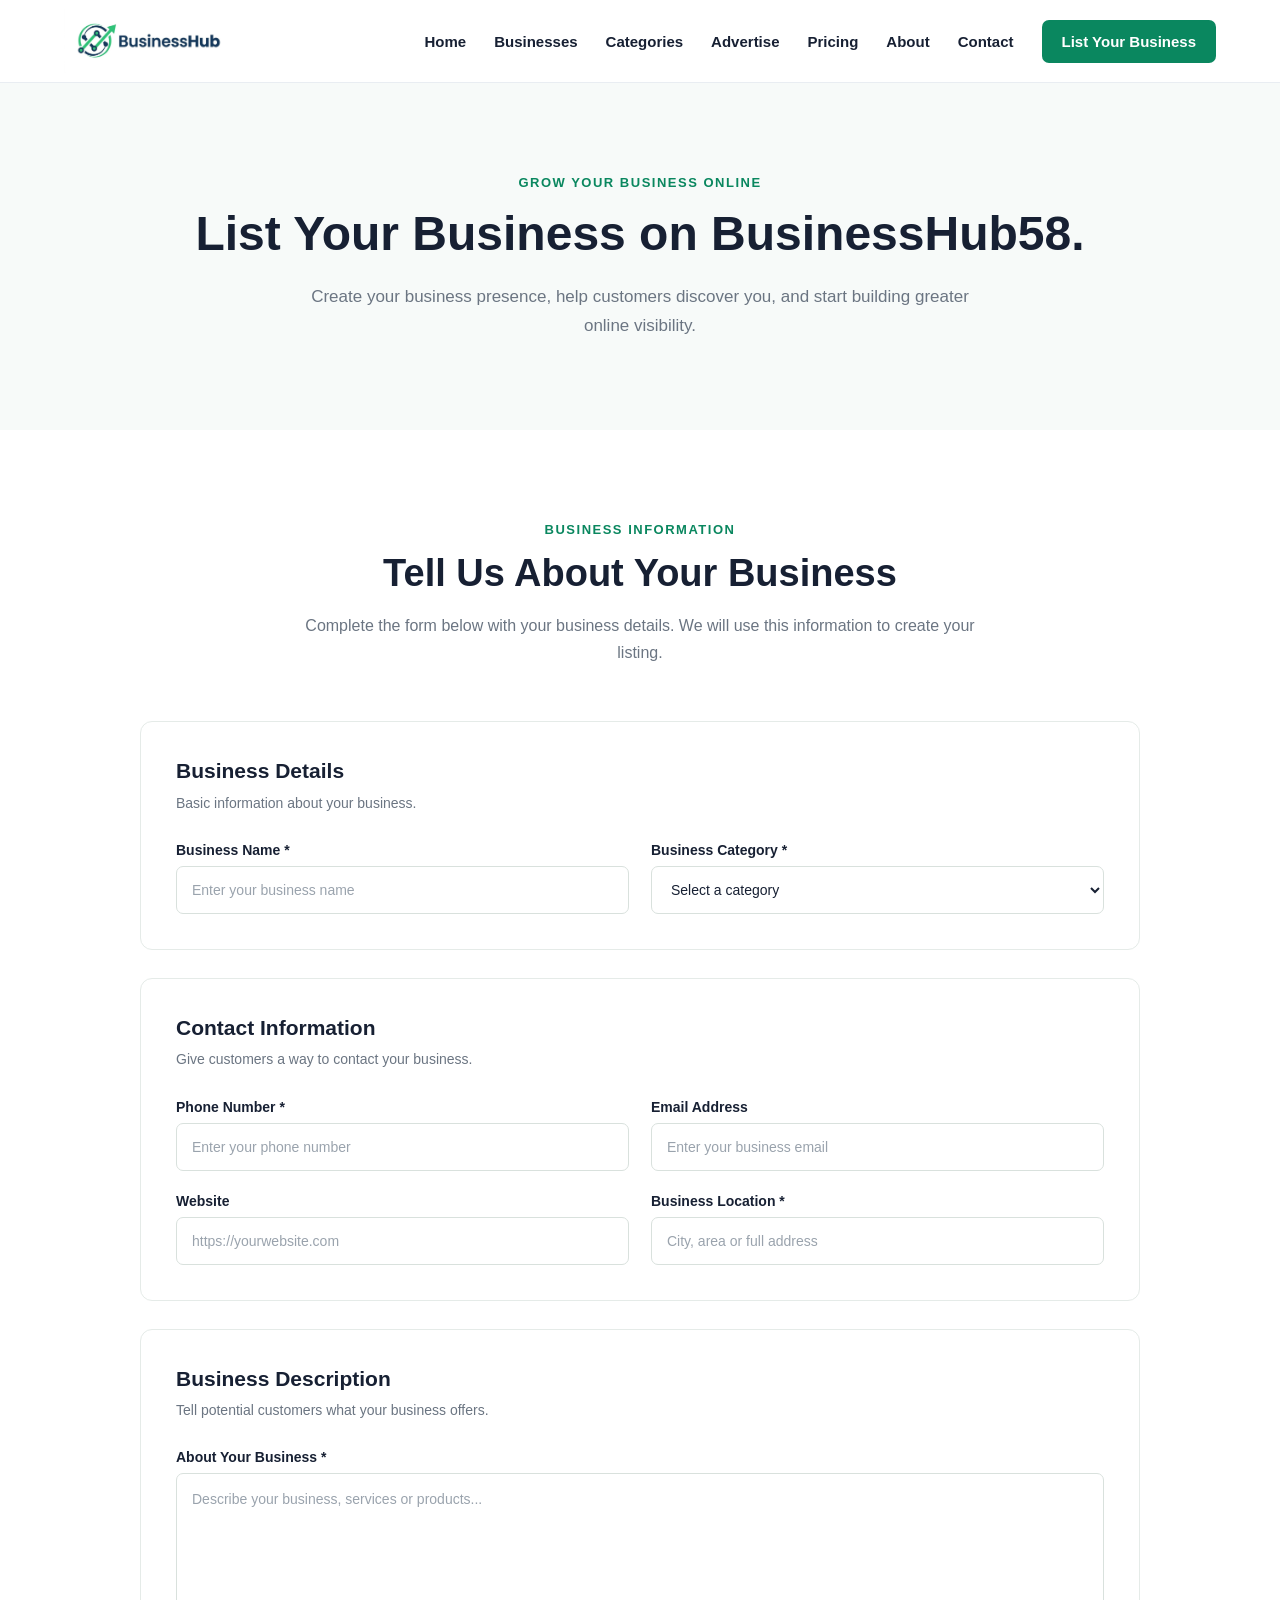
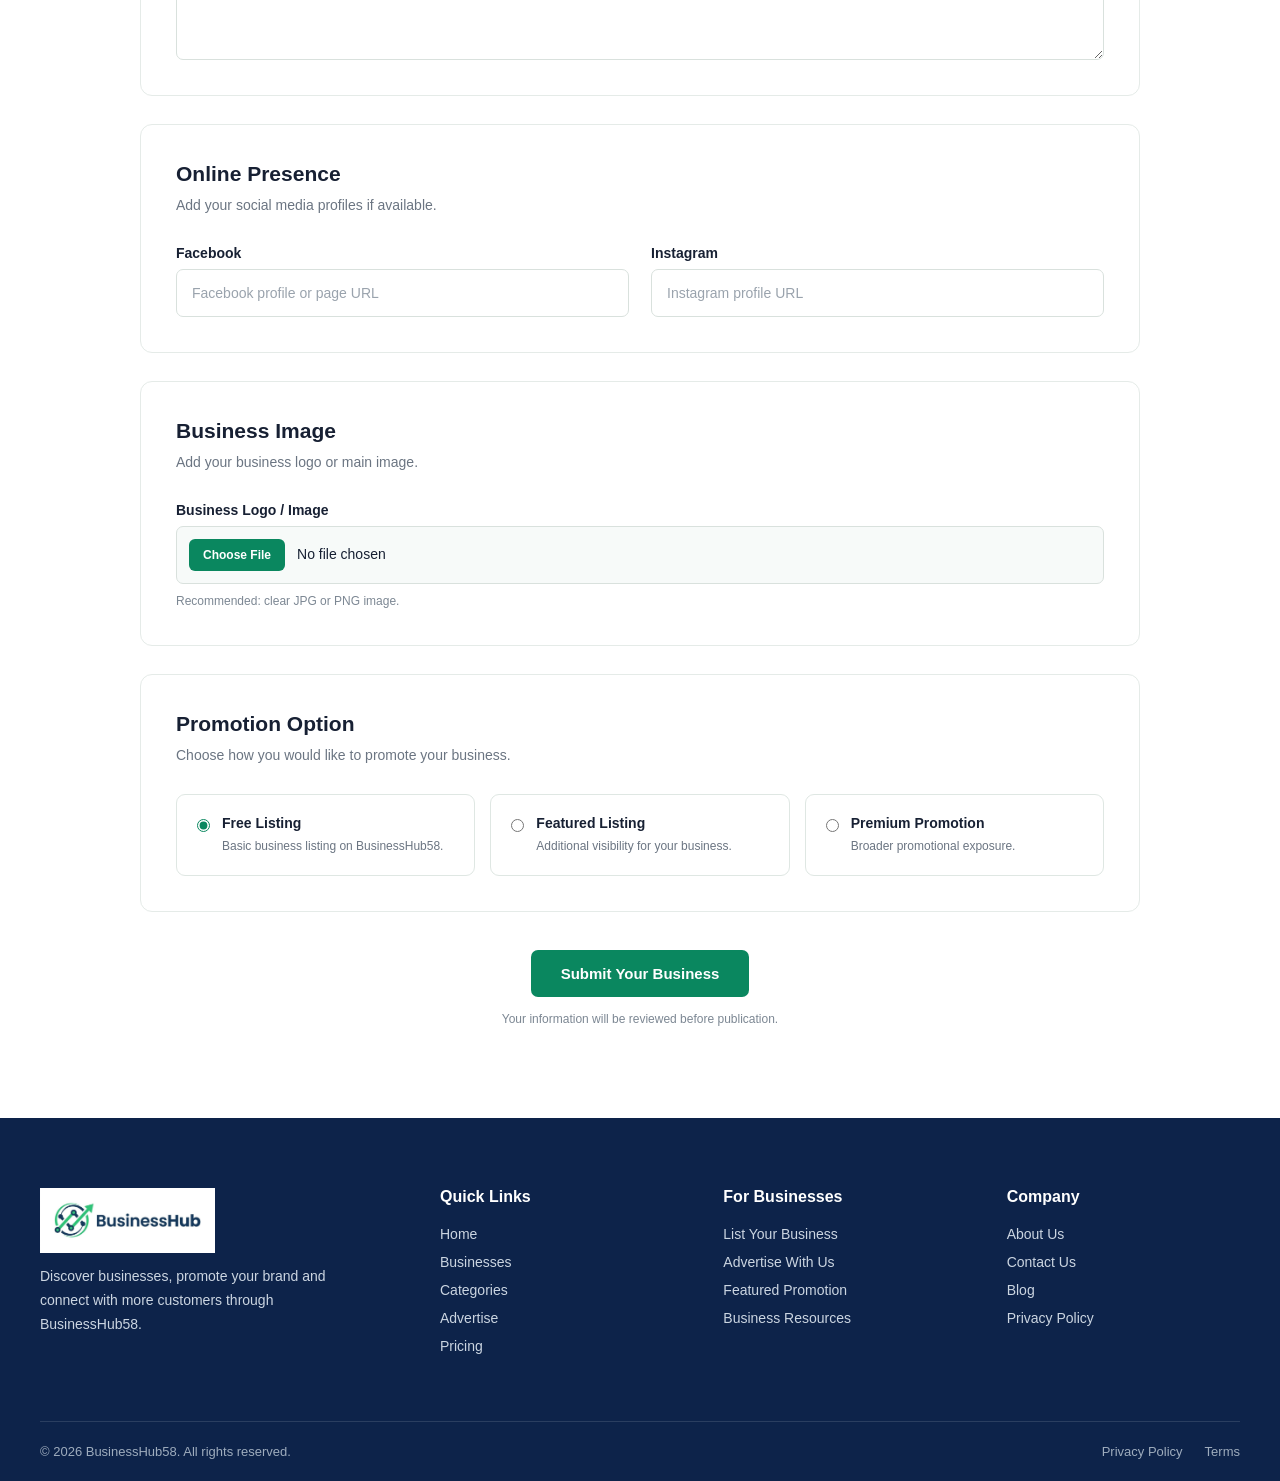
<file: list-your-business.html>
<!DOCTYPE html>
<html lang="en">

<head>
    <meta charset="UTF-8">
    <meta name="viewport" content="width=device-width, initial-scale=1.0">

    <title>List Your Business | BusinessHub58</title>

    <link rel="stylesheet" href="style.css">
</head>

<body>

    <!-- Header -->
    <header class="header">
        <div class="nav-container">

            <a href="index.html" class="logo">
                <img src="BusinessHub58%20logo.jpg" alt="BusinessHub58">
            </a>

            <nav class="nav-menu">
                <a href="index.html">Home</a>
                <a href="businesses.html">Businesses</a>
                <a href="categories.html">Categories</a>
                <a href="advertise.html">Advertise</a>
                <a href="pricing.html">Pricing</a>
                <a href="#">About</a>
                <a href="#">Contact</a>

                <a href="list-your-business.html" class="business-btn">
                    List Your Business
                </a>
            </nav>

        </div>
    </header>


    <!-- Page Hero -->
    <section class="listing-page-hero">
        <div class="listing-page-hero-container">

            <span class="listing-page-label">
                GROW YOUR BUSINESS ONLINE
            </span>

            <h1>
                List Your Business on BusinessHub58.
            </h1>

            <p>
                Create your business presence, help customers discover you,
                and start building greater online visibility.
            </p>

        </div>
    </section>


    <!-- Listing Form Section -->
    <section class="listing-form-section">

        <div class="listing-form-container">

            <div class="listing-form-heading">

                <span>BUSINESS INFORMATION</span>

                <h2>
                    Tell Us About Your Business
                </h2>

                <p>
                    Complete the form below with your business details.
                    We will use this information to create your listing.
                </p>

            </div>


            <form class="business-listing-form">

                <!-- Business Details -->
                <div class="form-section">

                    <div class="form-section-title">
                        <h3>Business Details</h3>
                        <p>Basic information about your business.</p>
                    </div>

                    <div class="form-grid">

                        <div class="form-group">
                            <label for="business-name">
                                Business Name *
                            </label>

                            <input
                                type="text"
                                id="business-name"
                                name="business-name"
                                placeholder="Enter your business name"
                                required
                            >
                        </div>


                        <div class="form-group">
                            <label for="business-category">
                                Business Category *
                            </label>

                            <select
                                id="business-category"
                                name="business-category"
                                required
                            >
                                <option value="">
                                    Select a category
                                </option>

                                <option value="restaurants-food">
                                    Restaurants & Food
                                </option>

                                <option value="shopping">
                                    Shopping
                                </option>

                                <option value="health-medicine">
                                    Health & Medicine
                                </option>

                                <option value="beauty">
                                    Beauty & Personal Care
                                </option>

                                <option value="home-construction">
                                    Home & Construction
                                </option>

                                <option value="automotive">
                                    Automotive
                                </option>

                                <option value="education">
                                    Education
                                </option>

                                <option value="professional-services">
                                    Professional Services
                                </option>

                            </select>
                        </div>

                    </div>

                </div>


                <!-- Contact Information -->
                <div class="form-section">

                    <div class="form-section-title">
                        <h3>Contact Information</h3>
                        <p>Give customers a way to contact your business.</p>
                    </div>

                    <div class="form-grid">

                        <div class="form-group">
                            <label for="phone">
                                Phone Number *
                            </label>

                            <input
                                type="tel"
                                id="phone"
                                name="phone"
                                placeholder="Enter your phone number"
                                required
                            >
                        </div>


                        <div class="form-group">
                            <label for="email">
                                Email Address
                            </label>

                            <input
                                type="email"
                                id="email"
                                name="email"
                                placeholder="Enter your business email"
                            >
                        </div>


                        <div class="form-group">
                            <label for="website">
                                Website
                            </label>

                            <input
                                type="url"
                                id="website"
                                name="website"
                                placeholder="https://yourwebsite.com"
                            >
                        </div>


                        <div class="form-group">
                            <label for="location">
                                Business Location *
                            </label>

                            <input
                                type="text"
                                id="location"
                                name="location"
                                placeholder="City, area or full address"
                                required
                            >
                        </div>

                    </div>

                </div>


                <!-- Business Description -->
                <div class="form-section">

                    <div class="form-section-title">
                        <h3>Business Description</h3>
                        <p>Tell potential customers what your business offers.</p>
                    </div>

                    <div class="form-group">

                        <label for="description">
                            About Your Business *
                        </label>

                        <textarea
                            id="description"
                            name="description"
                            rows="7"
                            placeholder="Describe your business, services or products..."
                            required
                        ></textarea>

                    </div>

                </div>


                <!-- Online Presence -->
                <div class="form-section">

                    <div class="form-section-title">
                        <h3>Online Presence</h3>
                        <p>Add your social media profiles if available.</p>
                    </div>

                    <div class="form-grid">

                        <div class="form-group">
                            <label for="facebook">
                                Facebook
                            </label>

                            <input
                                type="url"
                                id="facebook"
                                name="facebook"
                                placeholder="Facebook profile or page URL"
                            >
                        </div>


                        <div class="form-group">
                            <label for="instagram">
                                Instagram
                            </label>

                            <input
                                type="url"
                                id="instagram"
                                name="instagram"
                                placeholder="Instagram profile URL"
                            >
                        </div>

                    </div>

                </div>


                <!-- Business Image -->
                <div class="form-section">

                    <div class="form-section-title">
                        <h3>Business Image</h3>
                        <p>Add your business logo or main image.</p>
                    </div>

                    <div class="form-group">

                        <label for="business-image">
                            Business Logo / Image
                        </label>

                        <input
                            type="file"
                            id="business-image"
                            name="business-image"
                            accept="image/*"
                        >

                        <small>
                            Recommended: clear JPG or PNG image.
                        </small>

                    </div>

                </div>


                <!-- Promotion -->
                <div class="form-section">

                    <div class="form-section-title">
                        <h3>Promotion Option</h3>
                        <p>Choose how you would like to promote your business.</p>
                    </div>

                    <div class="promotion-options">

                        <label class="promotion-option">

                            <input
                                type="radio"
                                name="promotion"
                                value="free"
                                checked
                            >

                            <span>
                                <strong>Free Listing</strong>
                                <small>
                                    Basic business listing on BusinessHub58.
                                </small>
                            </span>

                        </label>


                        <label class="promotion-option">

                            <input
                                type="radio"
                                name="promotion"
                                value="featured"
                            >

                            <span>
                                <strong>Featured Listing</strong>
                                <small>
                                    Additional visibility for your business.
                                </small>
                            </span>

                        </label>


                        <label class="promotion-option">

                            <input
                                type="radio"
                                name="promotion"
                                value="premium"
                            >

                            <span>
                                <strong>Premium Promotion</strong>
                                <small>
                                    Broader promotional exposure.
                                </small>
                            </span>

                        </label>

                    </div>

                </div>


                <!-- Submit -->
                <div class="form-submit">

                    <button
                        type="submit"
                        class="listing-submit-btn"
                    >
                        Submit Your Business
                    </button>

                    <p>
                        Your information will be reviewed before publication.
                    </p>

                </div>

            </form>

        </div>

    </section>


    <!-- Footer -->
    <footer class="footer">

        <div class="footer-container">

            <div class="footer-column footer-brand">

                <a href="index.html" class="footer-logo">
                    <img
                        src="BusinessHub58%20logo.jpg"
                        alt="BusinessHub58"
                    >
                </a>

                <p>
                    Discover businesses, promote your brand and connect
                    with more customers through BusinessHub58.
                </p>

            </div>


            <div class="footer-column">

                <h3>Quick Links</h3>

                <a href="index.html">Home</a>
                <a href="businesses.html">Businesses</a>
                <a href="categories.html">Categories</a>
                <a href="advertise.html">Advertise</a>
                <a href="pricing.html">Pricing</a>

            </div>


            <div class="footer-column">

                <h3>For Businesses</h3>

                <a href="list-your-business.html">
                    List Your Business
                </a>

                <a href="advertise.html">
                    Advertise With Us
                </a>

                <a href="pricing.html">
                    Featured Promotion
                </a>

                <a href="#">
                    Business Resources
                </a>

            </div>


            <div class="footer-column">

                <h3>Company</h3>

                <a href="#">
                    About Us
                </a>

                <a href="#">
                    Contact Us
                </a>

                <a href="#">
                    Blog
                </a>

                <a href="#">
                    Privacy Policy
                </a>

            </div>

        </div>


        <div class="footer-bottom">

            <p>
                © 2026 BusinessHub58. All rights reserved.
            </p>

            <div class="footer-bottom-links">

                <a href="#">
                    Privacy Policy
                </a>

                <a href="#">
                    Terms
                </a>

            </div>

        </div>

    </footer>

</body>

</html>
</file>
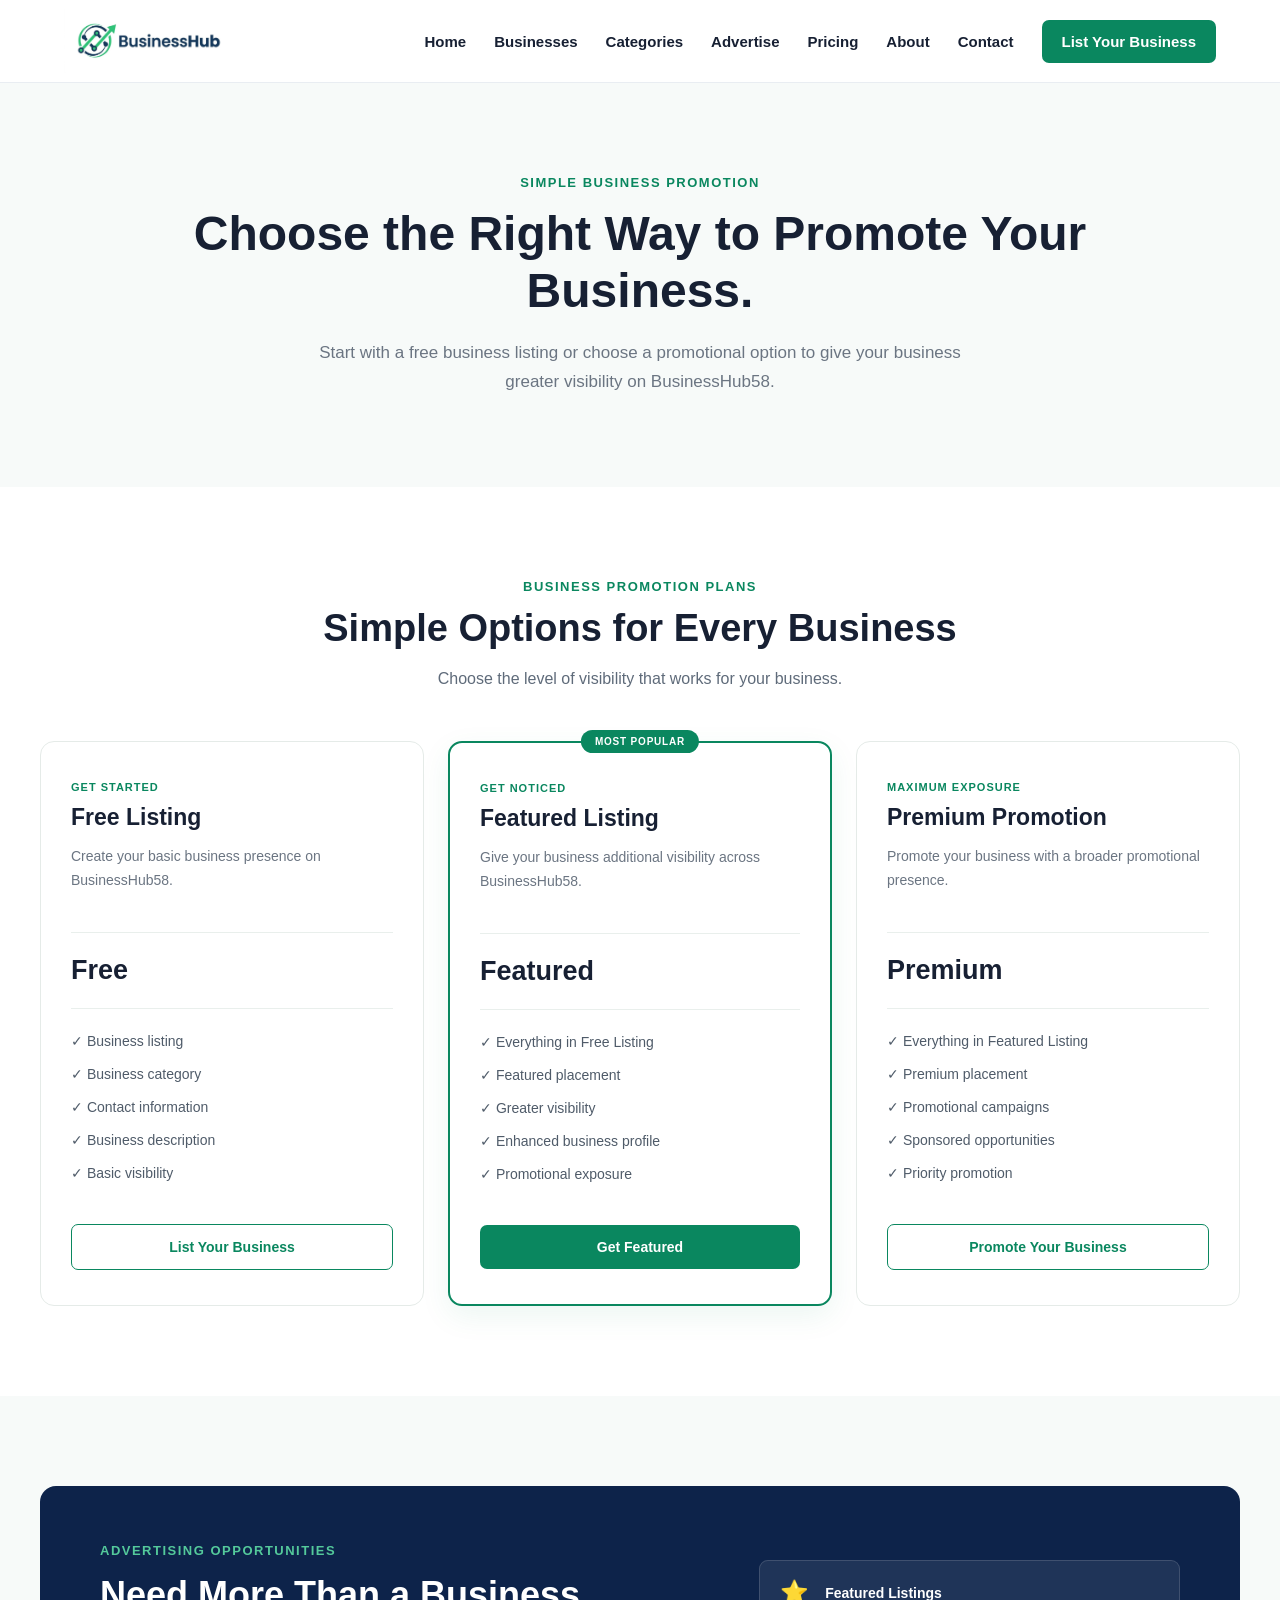
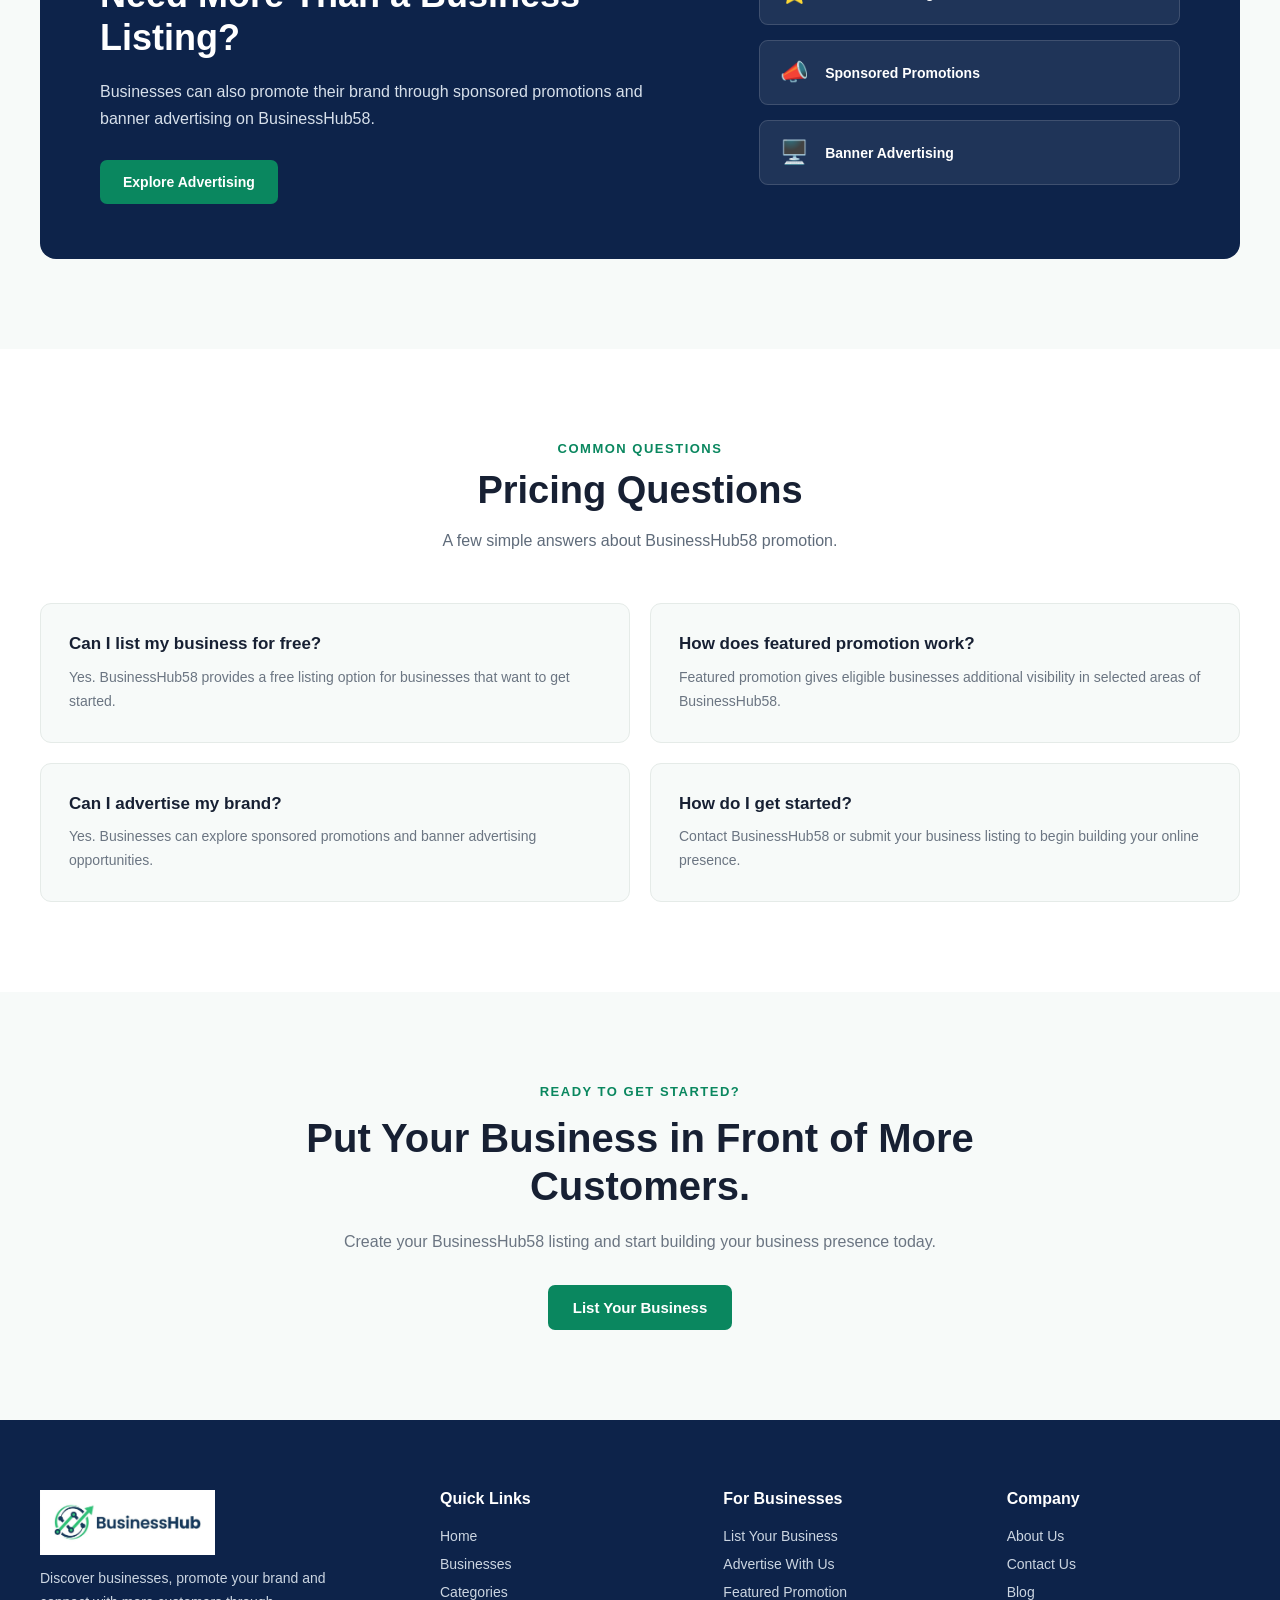
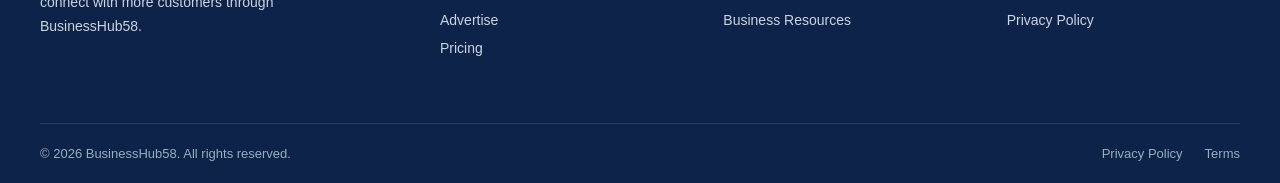
<file: pricing.html>
<!DOCTYPE html>
<html lang="en">

<head>
    <meta charset="UTF-8">
    <meta name="viewport" content="width=device-width, initial-scale=1.0">

    <title>Pricing | BusinessHub58</title>

    <link rel="stylesheet" href="style.css">
</head>

<body>

    <!-- Header -->
    <header class="header">
        <div class="nav-container">

            <a href="index.html" class="logo">
                <img src="BusinessHub58%20logo.jpg" alt="BusinessHub58">
            </a>

            <nav class="nav-menu">
                <a href="index.html">Home</a>
                <a href="businesses.html">Businesses</a>
                <a href="categories.html">Categories</a>
                <a href="advertise.html">Advertise</a>
                <a href="pricing.html">Pricing</a>
                <a href="#">About</a>
                <a href="#">Contact</a>

                <a href="list-your-business.html" class="business-btn">
                    List Your Business
                </a>
            </nav>

        </div>
    </header>


    <!-- Pricing Hero -->
    <section class="pricing-page-hero">

        <div class="pricing-page-hero-container">

            <span class="pricing-page-label">SIMPLE BUSINESS PROMOTION</span>

            <h1>Choose the Right Way to Promote Your Business.</h1>

            <p>
                Start with a free business listing or choose a promotional
                option to give your business greater visibility on BusinessHub58.
            </p>

        </div>

    </section>


    <!-- Pricing Plans -->
    <section class="pricing-plans">

        <div class="pricing-plans-container">

            <div class="section-heading">

                <span>BUSINESS PROMOTION PLANS</span>

                <h2>Simple Options for Every Business</h2>

                <p>
                    Choose the level of visibility that works for your business.
                </p>

            </div>


            <div class="pricing-grid">

                <!-- Free Listing -->
                <article class="pricing-card">

                    <div class="pricing-card-top">

                        <span class="pricing-plan-label">GET STARTED</span>

                        <h3>Free Listing</h3>

                        <p>
                            Create your basic business presence
                            on BusinessHub58.
                        </p>

                    </div>

                    <div class="pricing-price">
                        <strong>Free</strong>
                    </div>

                    <ul class="pricing-features">
                        <li>✓ Business listing</li>
                        <li>✓ Business category</li>
                        <li>✓ Contact information</li>
                        <li>✓ Business description</li>
                        <li>✓ Basic visibility</li>
                    </ul>

                    <a href="list-your-business.html" class="pricing-btn pricing-btn-outline">
                        List Your Business
                    </a>

                </article>


                <!-- Featured -->
                <article class="pricing-card pricing-card-featured">

                    <span class="pricing-popular">MOST POPULAR</span>

                    <div class="pricing-card-top">

                        <span class="pricing-plan-label">GET NOTICED</span>

                        <h3>Featured Listing</h3>

                        <p>
                            Give your business additional visibility
                            across BusinessHub58.
                        </p>

                    </div>

                    <div class="pricing-price">
                        <strong>Featured</strong>
                    </div>

                    <ul class="pricing-features">
                        <li>✓ Everything in Free Listing</li>
                        <li>✓ Featured placement</li>
                        <li>✓ Greater visibility</li>
                        <li>✓ Enhanced business profile</li>
                        <li>✓ Promotional exposure</li>
                    </ul>

                    <a href="list-your-business.html" class="pricing-btn pricing-btn-primary">
                        Get Featured
                    </a>

                </article>


                <!-- Premium -->
                <article class="pricing-card">

                    <div class="pricing-card-top">

                        <span class="pricing-plan-label">MAXIMUM EXPOSURE</span>

                        <h3>Premium Promotion</h3>

                        <p>
                            Promote your business with a broader
                            promotional presence.
                        </p>

                    </div>

                    <div class="pricing-price">
                        <strong>Premium</strong>
                    </div>

                    <ul class="pricing-features">
                        <li>✓ Everything in Featured Listing</li>
                        <li>✓ Premium placement</li>
                        <li>✓ Promotional campaigns</li>
                        <li>✓ Sponsored opportunities</li>
                        <li>✓ Priority promotion</li>
                    </ul>

                    <a href="list-your-business.html" class="pricing-btn pricing-btn-outline">
                        Promote Your Business
                    </a>

                </article>

            </div>

        </div>

    </section>


    <!-- Advertising Options -->
    <section class="pricing-advertising">

        <div class="pricing-advertising-container">

            <div class="pricing-advertising-content">

                <span>ADVERTISING OPPORTUNITIES</span>

                <h2>
                    Need More Than a Business Listing?
                </h2>

                <p>
                    Businesses can also promote their brand through
                    sponsored promotions and banner advertising on
                    BusinessHub58.
                </p>

                <a href="advertise.html" class="pricing-advertising-btn">
                    Explore Advertising
                </a>

            </div>


            <div class="pricing-advertising-points">

                <div>
                    <strong>⭐</strong>
                    <span>Featured Listings</span>
                </div>

                <div>
                    <strong>📣</strong>
                    <span>Sponsored Promotions</span>
                </div>

                <div>
                    <strong>🖥️</strong>
                    <span>Banner Advertising</span>
                </div>

            </div>

        </div>

    </section>


    <!-- FAQ -->
    <section class="pricing-faq">

        <div class="pricing-faq-container">

            <div class="section-heading">

                <span>COMMON QUESTIONS</span>

                <h2>Pricing Questions</h2>

                <p>
                    A few simple answers about BusinessHub58 promotion.
                </p>

            </div>


            <div class="pricing-faq-grid">

                <div class="pricing-faq-item">

                    <h3>Can I list my business for free?</h3>

                    <p>
                        Yes. BusinessHub58 provides a free listing
                        option for businesses that want to get started.
                    </p>

                </div>


                <div class="pricing-faq-item">

                    <h3>How does featured promotion work?</h3>

                    <p>
                        Featured promotion gives eligible businesses
                        additional visibility in selected areas of
                        BusinessHub58.
                    </p>

                </div>


                <div class="pricing-faq-item">

                    <h3>Can I advertise my brand?</h3>

                    <p>
                        Yes. Businesses can explore sponsored promotions
                        and banner advertising opportunities.
                    </p>

                </div>


                <div class="pricing-faq-item">

                    <h3>How do I get started?</h3>

                    <p>
                        Contact BusinessHub58 or submit your business
                        listing to begin building your online presence.
                    </p>

                </div>

            </div>

        </div>

    </section>


    <!-- Final CTA -->
    <section class="pricing-final-cta">

        <div class="pricing-final-container">

            <span>READY TO GET STARTED?</span>

            <h2>
                Put Your Business in Front of More Customers.
            </h2>

            <p>
                Create your BusinessHub58 listing and start building
                your business presence today.
            </p>

            <a href="list-your-business.html" class="pricing-final-btn">
                List Your Business
            </a>

        </div>

    </section>


    <!-- Footer -->
    <footer class="footer">

        <div class="footer-container">

            <div class="footer-column footer-brand">

                <a href="index.html" class="footer-logo">
                    <img src="BusinessHub58%20logo.jpg" alt="BusinessHub58">
                </a>

                <p>
                    Discover businesses, promote your brand and connect
                    with more customers through BusinessHub58.
                </p>

            </div>


            <div class="footer-column">

                <h3>Quick Links</h3>

                <a href="index.html">Home</a>
                <a href="businesses.html">Businesses</a>
                <a href="categories.html">Categories</a>
                <a href="advertise.html">Advertise</a>
                <a href="pricing.html">Pricing</a>

            </div>


            <div class="footer-column">

                <h3>For Businesses</h3>

                <a href="list-your-business.html">
                    List Your Business
                </a>

                <a href="advertise.html">
                    Advertise With Us
                </a>

                <a href="pricing.html">
                    Featured Promotion
                </a>

                <a href="#">
                    Business Resources
                </a>

            </div>


            <div class="footer-column">

                <h3>Company</h3>

                <a href="#">
                    About Us
                </a>

                <a href="#">
                    Contact Us
                </a>

                <a href="#">
                    Blog
                </a>

                <a href="#">
                    Privacy Policy
                </a>

            </div>

        </div>


        <div class="footer-bottom">

            <p>
                © 2026 BusinessHub58. All rights reserved.
            </p>

            <div class="footer-bottom-links">

                <a href="#">
                    Privacy Policy
                </a>

                <a href="#">
                    Terms
                </a>

            </div>

        </div>

    </footer>

</body>

</html>
</file>
<file: style.css>
* {
    margin: 0;
    padding: 0;
    box-sizing: border-box;
}

body {
    font-family: Arial, Helvetica, sans-serif;
    background: #ffffff;
    color: #172033;
}

/* Header */

.header {
    width: 100%;
    background: #ffffff;
    border-bottom: 1px solid #e9edf2;
}

.nav-container {
    max-width: 1200px;
    margin: 0 auto;
    height: 82px;
    padding: 0 24px;

    display: flex;
    align-items: center;
    justify-content: space-between;
}

.logo {
    display: flex;
    align-items: center;
    text-decoration: none;
}

.logo img {
    width: 170px;
    height: auto;
    display: block;
}

.nav-menu {
    display: flex;
    align-items: center;
    gap: 28px;
}

.nav-menu a {
    text-decoration: none;
    color: #172033;
    font-size: 15px;
    font-weight: 600;
    transition: 0.3s ease;
}

.nav-menu a:hover {
    color: #0a875f;
}

.business-btn {
    background: #0a875f;
    color: #ffffff !important;
    padding: 13px 20px;
    border-radius: 7px;
    transition: 0.3s ease;
}

.business-btn:hover {
    background: #076b4b;
}

/* Hero Section */

.hero {
    width: 100%;
    background: #f7faf9;
}

.hero-container {
    max-width: 1200px;
    min-height: 620px;
    margin: 0 auto;
    padding: 70px 24px;

    display: flex;
    align-items: center;
    justify-content: space-between;
    gap: 50px;
}

.hero-content {
    flex: 1;
    max-width: 590px;
}

.hero-label {
    display: inline-block;
    margin-bottom: 18px;
    color: #0a875f;
    font-size: 13px;
    font-weight: 700;
    letter-spacing: 1.5px;
}

.hero-content h1 {
    margin-bottom: 22px;
    color: #172033;
    font-size: 52px;
    line-height: 1.12;
    font-weight: 800;
    letter-spacing: -1.5px;
}

.hero-content p {
    max-width: 520px;
    margin-bottom: 30px;
    color: #5f6b7a;
    font-size: 18px;
    line-height: 1.7;
}

.hero-buttons {
    display: flex;
    align-items: center;
    gap: 14px;
    margin-bottom: 28px;
}

.primary-btn,
.secondary-btn {
    text-decoration: none;
    padding: 14px 22px;
    border-radius: 7px;
    font-size: 15px;
    font-weight: 700;
    transition: 0.3s ease;
}

.primary-btn {
    background: #0a875f;
    color: #ffffff;
}

.primary-btn:hover {
    background: #076b4b;
}

.secondary-btn {
    background: #ffffff;
    color: #172033;
    border: 1px solid #dce3e8;
}

.secondary-btn:hover {
    border-color: #0a875f;
    color: #0a875f;
}

.hero-search {
    max-width: 570px;
    height: 58px;
    background: #ffffff;
    border: 1px solid #dfe6e3;
    border-radius: 8px;
    padding: 6px 6px 6px 16px;

    display: flex;
    align-items: center;
    box-shadow: 0 8px 25px rgba(23, 32, 51, 0.06);
}

.search-icon {
    margin-right: 10px;
    color: #0a875f;
    font-size: 25px;
}

.hero-search input {
    flex: 1;
    border: none;
    outline: none;
    font-size: 14px;
    color: #172033;
}

.hero-search input::placeholder {
    color: #9aa4af;
}

.hero-search button {
    height: 46px;
    padding: 0 20px;
    border: none;
    border-radius: 6px;
    background: #0a875f;
    color: #ffffff;
    font-size: 14px;
    font-weight: 700;
    cursor: pointer;
}

.hero-image {
    flex: 1;
    max-width: 520px;
}

.hero-image img {
    width: 100%;
    height: auto;
    display: block;
    border-radius: 16px;
}
/* Popular Categories Section */

.categories {
    width: 100%;
    background: #ffffff;
    padding: 90px 24px;
}

.categories-container {
    max-width: 1200px;
    margin: 0 auto;
}

.section-heading {
    max-width: 650px;
    margin: 0 auto 50px;
    text-align: center;
}

.section-heading span {
    display: inline-block;
    margin-bottom: 12px;
    color: #0a875f;
    font-size: 13px;
    font-weight: 700;
    letter-spacing: 1.5px;
}

.section-heading h2 {
    margin-bottom: 14px;
    color: #172033;
    font-size: 38px;
    line-height: 1.2;
    font-weight: 800;
}

.section-heading p {
    color: #5f6b7a;
    font-size: 16px;
    line-height: 1.6;
}

.categories-grid {
    display: grid;
    grid-template-columns: repeat(4, 1fr);
    gap: 22px;
}

.category-card {
    padding: 30px 24px;
    background: #ffffff;
    border: 1px solid #e5ebe8;
    border-radius: 12px;
    text-decoration: none;
    text-align: center;
    transition: 0.3s ease;
}

.category-card:hover {
    border-color: #0a875f;
    transform: translateY(-5px);
    box-shadow: 0 12px 30px rgba(23, 32, 51, 0.08);
}

.category-icon {
    width: 58px;
    height: 58px;
    margin: 0 auto 18px;
    border-radius: 50%;
    background: #f0f8f5;

    display: flex;
    align-items: center;
    justify-content: center;

    font-size: 27px;
}

.category-card h3 {
    margin-bottom: 10px;
    color: #172033;
    font-size: 17px;
    line-height: 1.4;
    font-weight: 700;
}

.category-card p {
    color: #6b7582;
    font-size: 14px;
    line-height: 1.6;
}

.categories-action {
    margin-top: 40px;
    text-align: center;
}

.view-all-btn {
    display: inline-block;
    padding: 13px 24px;
    border: 1px solid #0a875f;
    border-radius: 7px;
    color: #0a875f;
    text-decoration: none;
    font-size: 15px;
    font-weight: 700;
    transition: 0.3s ease;
}

.view-all-btn:hover {
    background: #0a875f;
    color: #ffffff;
}
/* Featured Businesses Section */

.featured-businesses {
    width: 100%;
    background: #f7faf9;
    padding: 90px 24px;
}

.featured-container {
    max-width: 1200px;
    margin: 0 auto;
}

.featured-grid {
    display: grid;
    grid-template-columns: repeat(4, 1fr);
    gap: 22px;
}

.business-card {
    overflow: hidden;
    background: #ffffff;
    border: 1px solid #e5ebe8;
    border-radius: 12px;
    transition: 0.3s ease;
}

.business-card:hover {
    transform: translateY(-5px);
    box-shadow: 0 12px 30px rgba(23, 32, 51, 0.08);
}

.business-image {
    position: relative;
    width: 100%;
    height: 210px;
    overflow: hidden;
}

.business-image img {
    width: 100%;
    height: 100%;
    object-fit: cover;
    display: block;
    transition: 0.4s ease;
}

.business-card:hover .business-image img {
    transform: scale(1.04);
}

.featured-badge {
    position: absolute;
    top: 14px;
    left: 14px;
    padding: 6px 10px;
    border-radius: 5px;
    background: #0a875f;
    color: #ffffff;
    font-size: 11px;
    font-weight: 700;
}

.business-content {
    padding: 24px;
}

.business-category {
    display: inline-block;
    margin-bottom: 10px;
    color: #0a875f;
    font-size: 12px;
    font-weight: 700;
}

.business-content h3 {
    margin-bottom: 10px;
    color: #172033;
    font-size: 19px;
    line-height: 1.3;
    font-weight: 700;
}

.business-location {
    margin-bottom: 12px;
    color: #6b7582;
    font-size: 13px;
}

.business-description {
    margin-bottom: 18px;
    color: #6b7582;
    font-size: 14px;
    line-height: 1.6;
}

.business-link {
    color: #0a875f;
    text-decoration: none;
    font-size: 14px;
    font-weight: 700;
}

.business-link:hover {
    color: #076b4b;
}

.featured-action {
    margin-top: 40px;
    text-align: center;
}
/* How BusinessHub58 Works Section */

.how-it-works {
    width: 100%;
    background: #ffffff;
    padding: 90px 24px;
}

.how-container {
    max-width: 1200px;
    margin: 0 auto;
}

.steps-grid {
    display: grid;
    grid-template-columns: repeat(3, 1fr);
    gap: 28px;
}

.step-card {
    position: relative;
    padding: 38px 30px;
    background: #f7faf9;
    border: 1px solid #e5ebe8;
    border-radius: 12px;
    text-align: center;
    transition: 0.3s ease;
}

.step-card:hover {
    transform: translateY(-5px);
    border-color: #0a875f;
    box-shadow: 0 12px 30px rgba(23, 32, 51, 0.07);
}

.step-number {
    position: absolute;
    top: 18px;
    right: 20px;
    color: #dcefe8;
    font-size: 30px;
    font-weight: 800;
}

.step-icon {
    width: 68px;
    height: 68px;
    margin: 0 auto 22px;
    border-radius: 50%;
    background: #eaf6f1;

    display: flex;
    align-items: center;
    justify-content: center;

    font-size: 30px;
}

.step-card h3 {
    margin-bottom: 12px;
    color: #172033;
    font-size: 20px;
    font-weight: 700;
}

.step-card p {
    color: #6b7582;
    font-size: 14px;
    line-height: 1.7;
}
/* Why Promote Your Business Section */

.why-promote {
    width: 100%;
    background: #f7faf9;
    padding: 90px 24px;
}

.why-container {
    max-width: 1200px;
    margin: 0 auto;
}

.benefits-grid {
    display: grid;
    grid-template-columns: repeat(4, 1fr);
    gap: 22px;
}

.benefit-card {
    padding: 34px 26px;
    background: #ffffff;
    border: 1px solid #e5ebe8;
    border-radius: 12px;
    text-align: center;
    transition: 0.3s ease;
}

.benefit-card:hover {
    transform: translateY(-5px);
    border-color: #0a875f;
    box-shadow: 0 12px 30px rgba(23, 32, 51, 0.08);
}

.benefit-icon {
    width: 64px;
    height: 64px;
    margin: 0 auto 20px;
    border-radius: 50%;
    background: #eaf6f1;

    display: flex;
    align-items: center;
    justify-content: center;

    font-size: 28px;
}

.benefit-card h3 {
    margin-bottom: 12px;
    color: #172033;
    font-size: 19px;
    line-height: 1.3;
    font-weight: 700;
}

.benefit-card p {
    color: #6b7582;
    font-size: 14px;
    line-height: 1.7;
}
/* Featured Promotion CTA Section */

.promotion-cta {
    width: 100%;
    background: #0d234a;
    padding: 90px 24px;
}

.promotion-container {
    max-width: 1200px;
    margin: 0 auto;

    display: grid;
    grid-template-columns: 1.5fr 0.8fr;
    align-items: center;
    gap: 70px;
}

.promotion-content {
    max-width: 700px;
}

.promotion-label {
    display: inline-block;
    margin-bottom: 16px;
    color: #54c99b;
    font-size: 13px;
    font-weight: 700;
    letter-spacing: 1.5px;
}

.promotion-content h2 {
    margin-bottom: 20px;
    color: #ffffff;
    font-size: 42px;
    line-height: 1.2;
    font-weight: 800;
}

.promotion-content > p {
    max-width: 620px;
    margin-bottom: 26px;
    color: #d7e0eb;
    font-size: 17px;
    line-height: 1.7;
}

.promotion-features {
    display: flex;
    flex-wrap: wrap;
    gap: 18px 28px;
    margin-bottom: 32px;
}

.promotion-features span {
    color: #ffffff;
    font-size: 14px;
    font-weight: 600;
}

.promotion-btn {
    display: inline-block;
    padding: 14px 24px;
    border-radius: 7px;
    background: #0a875f;
    color: #ffffff;
    text-decoration: none;
    font-size: 15px;
    font-weight: 700;
    transition: 0.3s ease;
}

.promotion-btn:hover {
    background: #12a875;
    transform: translateY(-2px);
}

.promotion-highlight {
    padding: 38px 30px;
    background: rgba(255, 255, 255, 0.08);
    border: 1px solid rgba(255, 255, 255, 0.15);
    border-radius: 14px;
    text-align: center;
}

.highlight-badge {
    display: inline-block;
    margin-bottom: 22px;
    padding: 6px 12px;
    border-radius: 5px;
    background: #0a875f;
    color: #ffffff;
    font-size: 11px;
    font-weight: 700;
    letter-spacing: 1px;
}

.highlight-icon {
    width: 70px;
    height: 70px;
    margin: 0 auto 20px;
    border-radius: 50%;
    background: #eaf6f1;

    display: flex;
    align-items: center;
    justify-content: center;

    font-size: 30px;
}

.promotion-highlight h3 {
    margin-bottom: 12px;
    color: #ffffff;
    font-size: 22px;
    font-weight: 700;
}

.promotion-highlight p {
    color: #cbd5e1;
    font-size: 14px;
    line-height: 1.7;
}
/* Latest Businesses Section */

.latest-businesses {
    width: 100%;
    background: #ffffff;
    padding: 90px 24px;
}

.latest-container {
    max-width: 1200px;
    margin: 0 auto;
}

.latest-grid {
    display: grid;
    grid-template-columns: repeat(2, 1fr);
    gap: 18px;
}

.latest-card {
    display: flex;
    align-items: center;
    gap: 18px;
    padding: 22px;
    background: #ffffff;
    border: 1px solid #e5ebe8;
    border-radius: 12px;
    transition: 0.3s ease;
}

.latest-card:hover {
    transform: translateY(-3px);
    border-color: #0a875f;
    box-shadow: 0 10px 25px rgba(23, 32, 51, 0.07);
}

.latest-icon {
    flex: 0 0 58px;
    width: 58px;
    height: 58px;
    border-radius: 50%;
    background: #f0f8f5;

    display: flex;
    align-items: center;
    justify-content: center;

    font-size: 26px;
}

.latest-content {
    flex: 1;
}

.latest-category {
    display: inline-block;
    margin-bottom: 5px;
    color: #0a875f;
    font-size: 11px;
    font-weight: 700;
}

.latest-content h3 {
    margin-bottom: 5px;
    color: #172033;
    font-size: 17px;
    line-height: 1.3;
    font-weight: 700;
}

.latest-content p {
    color: #6b7582;
    font-size: 13px;
}

.latest-link {
    flex-shrink: 0;
    color: #0a875f;
    text-decoration: none;
    font-size: 14px;
    font-weight: 700;
}

.latest-link:hover {
    color: #076b4b;
}

.latest-action {
    margin-top: 40px;
    text-align: center;
}
/* Business Owner CTA Section */

.owner-cta {
    width: 100%;
    background: #f7faf9;
    padding: 90px 24px;
}

.owner-container {
    max-width: 1200px;
    margin: 0 auto;
    padding: 55px 60px;

    display: grid;
    grid-template-columns: 1.5fr 1fr;
    align-items: center;
    gap: 70px;

    background: #ffffff;
    border: 1px solid #e5ebe8;
    border-radius: 16px;
    box-shadow: 0 12px 35px rgba(23, 32, 51, 0.06);
}

.owner-content {
    max-width: 650px;
}

.owner-label {
    display: inline-block;
    margin-bottom: 14px;
    color: #0a875f;
    font-size: 13px;
    font-weight: 700;
    letter-spacing: 1.5px;
}

.owner-content h2 {
    margin-bottom: 18px;
    color: #172033;
    font-size: 38px;
    line-height: 1.2;
    font-weight: 800;
}

.owner-content p {
    max-width: 600px;
    margin-bottom: 28px;
    color: #6b7582;
    font-size: 16px;
    line-height: 1.7;
}

.owner-buttons {
    display: flex;
    align-items: center;
    gap: 14px;
}

.owner-primary-btn,
.owner-secondary-btn {
    display: inline-block;
    padding: 13px 22px;
    border-radius: 7px;
    text-decoration: none;
    font-size: 14px;
    font-weight: 700;
    transition: 0.3s ease;
}

.owner-primary-btn {
    background: #0a875f;
    color: #ffffff;
}

.owner-primary-btn:hover {
    background: #076b4b;
}

.owner-secondary-btn {
    border: 1px solid #d8e1dd;
    background: #ffffff;
    color: #172033;
}

.owner-secondary-btn:hover {
    border-color: #0a875f;
    color: #0a875f;
}

.owner-stats {
    display: flex;
    flex-direction: column;
    gap: 18px;
}

.owner-stat {
    display: flex;
    align-items: center;
    gap: 18px;
    padding: 18px 20px;
    background: #f7faf9;
    border: 1px solid #e5ebe8;
    border-radius: 10px;
}

.owner-stat strong {
    color: #0a875f;
    font-size: 24px;
    font-weight: 800;
}

.owner-stat span {
    color: #172033;
    font-size: 14px;
    font-weight: 700;
}
/* Advertise With Us Section */

.advertise-section {
    width: 100%;
    background: #ffffff;
    padding: 90px 24px;
}

.advertise-container {
    max-width: 1200px;
    margin: 0 auto;
    padding: 60px;

    background: #0d234a;
    border-radius: 16px;
}

.advertise-content {
    max-width: 850px;
    margin: 0 auto;
    text-align: center;
}

.advertise-label {
    display: inline-block;
    margin-bottom: 15px;
    color: #54c99b;
    font-size: 13px;
    font-weight: 700;
    letter-spacing: 1.5px;
}

.advertise-content h2 {
    margin-bottom: 18px;
    color: #ffffff;
    font-size: 38px;
    line-height: 1.2;
    font-weight: 800;
}

.advertise-content > p {
    max-width: 700px;
    margin: 0 auto 35px;
    color: #d7e0eb;
    font-size: 16px;
    line-height: 1.7;
}

.advertise-options {
    display: grid;
    grid-template-columns: repeat(3, 1fr);
    gap: 18px;
    margin-bottom: 35px;
}

.advertise-option {
    padding: 24px 18px;
    background: rgba(255, 255, 255, 0.08);
    border: 1px solid rgba(255, 255, 255, 0.14);
    border-radius: 10px;
    text-align: left;
}

.advertise-option-icon {
    display: block;
    margin-bottom: 14px;
    font-size: 26px;
}

.advertise-option h3 {
    margin-bottom: 7px;
    color: #ffffff;
    font-size: 16px;
    font-weight: 700;
}

.advertise-option p {
    color: #cbd5e1;
    font-size: 13px;
    line-height: 1.6;
}

.advertise-btn {
    display: inline-block;
    padding: 14px 25px;
    border-radius: 7px;
    background: #0a875f;
    color: #ffffff;
    text-decoration: none;
    font-size: 15px;
    font-weight: 700;
    transition: 0.3s ease;
}

.advertise-btn:hover {
    background: #12a875;
    transform: translateY(-2px);
}
/* Footer */

.footer {
    width: 100%;
    background: #0d234a;
    color: #ffffff;
    padding: 70px 24px 0;
}

.footer-container {
    max-width: 1200px;
    margin: 0 auto;
    padding-bottom: 55px;

    display: grid;
    grid-template-columns: 1.5fr 1fr 1fr 1fr;
    gap: 50px;
}

.footer-column {
    display: flex;
    flex-direction: column;
}

.footer-brand {
    max-width: 330px;
}

.footer-logo {
    display: inline-block;
    margin-bottom: 20px;
}

.footer-logo img {
    width: 175px;
    height: auto;
    display: block;
}

.footer-brand p {
    color: #cbd5e1;
    font-size: 14px;
    line-height: 1.7;
}

.footer-column h3 {
    margin-bottom: 20px;
    color: #ffffff;
    font-size: 16px;
    font-weight: 700;
}

.footer-column > a {
    margin-bottom: 12px;
    color: #cbd5e1;
    text-decoration: none;
    font-size: 14px;
    transition: 0.3s ease;
}

.footer-column > a:hover {
    color: #54c99b;
    transform: translateX(3px);
}

.footer-bottom {
    max-width: 1200px;
    margin: 0 auto;
    padding: 22px 0;

    display: flex;
    align-items: center;
    justify-content: space-between;

    border-top: 1px solid rgba(255, 255, 255, 0.12);
}

.footer-bottom p {
    color: #9eacbd;
    font-size: 13px;
}

.footer-bottom-links {
    display: flex;
    align-items: center;
    gap: 22px;
}

.footer-bottom-links a {
    color: #9eacbd;
    text-decoration: none;
    font-size: 13px;
    transition: 0.3s ease;
}

.footer-bottom-links a:hover {
    color: #54c99b;
}
/* Responsive / Mobile Optimization */

@media (max-width: 1000px) {

    .nav-menu {
        gap: 16px;
    }

    .nav-menu a {
        font-size: 13px;
    }

    .business-btn {
        padding: 11px 15px;
    }

    .hero-container {
        gap: 35px;
    }

    .hero-content h1 {
        font-size: 44px;
    }

    .categories-grid,
    .featured-grid {
        grid-template-columns: repeat(2, 1fr);
    }

    .benefits-grid {
        grid-template-columns: repeat(2, 1fr);
    }

    .promotion-container {
        grid-template-columns: 1fr;
        gap: 45px;
    }

    .promotion-content {
        max-width: 800px;
    }

    .promotion-highlight {
        max-width: 500px;
        margin: 0 auto;
        width: 100%;
    }

    .owner-container {
        grid-template-columns: 1fr;
        gap: 40px;
    }

    .owner-content {
        max-width: 800px;
    }

    .advertise-options {
        grid-template-columns: 1fr;
    }

    .footer-container {
        grid-template-columns: 1.5fr 1fr 1fr;
    }
}


@media (max-width: 800px) {

    .nav-container {
        height: auto;
        min-height: 75px;
        padding: 16px 20px;
    }

    .nav-menu {
        display: none;
    }

    .hero-container {
        min-height: auto;
        padding: 60px 24px;
        flex-direction: column;
        text-align: center;
    }

    .hero-content {
        max-width: 700px;
    }

    .hero-content h1 {
        font-size: 44px;
    }

    .hero-content p {
        margin-left: auto;
        margin-right: auto;
    }

    .hero-buttons {
        justify-content: center;
    }

    .hero-search {
        margin: 0 auto;
    }

    .hero-image {
        max-width: 650px;
        width: 100%;
    }

    .steps-grid {
        grid-template-columns: 1fr;
        max-width: 600px;
        margin: 0 auto;
    }

    .latest-grid {
        grid-template-columns: 1fr;
    }

    .footer-container {
        grid-template-columns: repeat(2, 1fr);
    }
}


@media (max-width: 600px) {

    .logo img {
        width: 145px;
    }

    .hero-container {
        padding: 45px 18px;
        gap: 35px;
    }

    .hero-label {
        font-size: 11px;
        letter-spacing: 1px;
    }

    .hero-content h1 {
        font-size: 35px;
        line-height: 1.15;
    }

    .hero-content p {
        font-size: 16px;
        line-height: 1.6;
    }

    .hero-buttons {
        flex-direction: column;
        width: 100%;
    }

    .primary-btn,
    .secondary-btn {
        width: 100%;
        text-align: center;
    }

    .hero-search {
        height: auto;
        padding: 8px;
        flex-wrap: wrap;
    }

    .hero-search input {
        min-width: 0;
        height: 42px;
    }

    .hero-search button {
        width: 100%;
        margin-top: 6px;
    }

    .hero-image {
        width: 100%;
    }

    .hero-image img {
        border-radius: 12px;
    }

    .categories,
    .featured-businesses,
    .how-it-works,
    .why-promote,
    .latest-businesses,
    .promotion-cta,
    .owner-cta,
    .advertise-section {
        padding: 65px 18px;
    }

    .section-heading {
        margin-bottom: 35px;
    }

    .section-heading h2 {
        font-size: 30px;
    }

    .section-heading p {
        font-size: 15px;
    }

    .categories-grid,
    .featured-grid,
    .benefits-grid {
        grid-template-columns: 1fr;
    }

    .category-card,
    .business-card,
    .benefit-card {
        max-width: 500px;
        width: 100%;
        margin: 0 auto;
    }

    .business-image {
        height: 230px;
    }

    .step-card {
        padding: 32px 24px;
    }

    .promotion-container {
        gap: 35px;
    }

    .promotion-content h2 {
        font-size: 31px;
    }

    .promotion-content > p {
        font-size: 15px;
    }

    .promotion-features {
        flex-direction: column;
        gap: 10px;
    }

    .promotion-btn {
        width: 100%;
        text-align: center;
    }

    .owner-container {
        padding: 38px 24px;
    }

    .owner-content h2 {
        font-size: 30px;
    }

    .owner-content p {
        font-size: 15px;
    }

    .owner-buttons {
        flex-direction: column;
        width: 100%;
    }

    .owner-primary-btn,
    .owner-secondary-btn {
        width: 100%;
        text-align: center;
    }

    .advertise-container {
        padding: 40px 22px;
    }

    .advertise-content h2 {
        font-size: 30px;
    }

    .advertise-content > p {
        font-size: 15px;
    }

    .advertise-options {
        grid-template-columns: 1fr;
    }

    .advertise-btn {
        width: 100%;
    }

    .footer {
        padding: 55px 18px 0;
    }

    .footer-container {
        grid-template-columns: 1fr;
        gap: 35px;
        padding-bottom: 40px;
    }

    .footer-brand {
        max-width: 100%;
    }

    .footer-bottom {
        flex-direction: column;
        gap: 15px;
        text-align: center;
    }

    .footer-bottom-links {
        gap: 16px;
    }
}
/* Businesses Page */

/* Businesses Hero */

.businesses-hero {
    width: 100%;
    background: #f7faf9;
    padding: 85px 24px;
}

.businesses-hero-container {
    max-width: 900px;
    margin: 0 auto;
    text-align: center;
}

.businesses-label {
    display: inline-block;
    margin-bottom: 16px;
    color: #0a875f;
    font-size: 13px;
    font-weight: 700;
    letter-spacing: 1.5px;
}

.businesses-hero-container h1 {
    margin-bottom: 18px;
    color: #172033;
    font-size: 46px;
    line-height: 1.2;
    font-weight: 800;
}

.businesses-hero-container > p {
    max-width: 650px;
    margin: 0 auto 30px;
    color: #6b7582;
    font-size: 17px;
    line-height: 1.7;
}

.businesses-search {
    max-width: 700px;
    height: 58px;
    margin: 0 auto;
    padding: 6px 6px 6px 18px;

    display: flex;
    align-items: center;

    background: #ffffff;
    border: 1px solid #dfe6e3;
    border-radius: 8px;
    box-shadow: 0 8px 25px rgba(23, 32, 51, 0.07);
}

.businesses-search input {
    flex: 1;
    min-width: 0;
    height: 100%;

    border: none;
    outline: none;

    color: #172033;
    font-size: 14px;
}

.businesses-search input::placeholder {
    color: #9aa4af;
}

.businesses-search button {
    height: 46px;
    padding: 0 24px;

    border: none;
    border-radius: 6px;

    background: #0a875f;
    color: #ffffff;

    font-size: 14px;
    font-weight: 700;
    cursor: pointer;
}


/* Business Directory */

.business-directory {
    width: 100%;
    background: #ffffff;
    padding: 90px 24px;
}

.directory-container {
    max-width: 1200px;
    margin: 0 auto;
}

.directory-heading {
    margin-bottom: 40px;

    display: flex;
    align-items: flex-end;
    justify-content: space-between;
    gap: 30px;
}

.directory-heading > div > span {
    display: inline-block;
    margin-bottom: 10px;
    color: #0a875f;
    font-size: 13px;
    font-weight: 700;
    letter-spacing: 1.5px;
}

.directory-heading h2 {
    color: #172033;
    font-size: 36px;
    line-height: 1.2;
    font-weight: 800;
}

.directory-heading select {
    min-width: 210px;
    height: 46px;
    padding: 0 14px;

    border: 1px solid #dce4e0;
    border-radius: 7px;

    background: #ffffff;
    color: #172033;

    font-size: 14px;
    outline: none;
    cursor: pointer;
}

.directory-heading select:focus {
    border-color: #0a875f;
}


/* Directory Grid */

.directory-grid {
    display: grid;
    grid-template-columns: repeat(2, 1fr);
    gap: 28px;
}

.directory-card {
    overflow: hidden;

    background: #ffffff;
    border: 1px solid #e5ebe8;
    border-radius: 12px;

    transition: 0.3s ease;
}

.directory-card:hover {
    transform: translateY(-5px);
    border-color: #0a875f;
    box-shadow: 0 14px 32px rgba(23, 32, 51, 0.08);
}

.directory-image {
    position: relative;
    width: 100%;
    height: 260px;
    overflow: hidden;
}

.directory-image img {
    width: 100%;
    height: 100%;
    object-fit: cover;
    display: block;

    transition: 0.4s ease;
}

.directory-card:hover .directory-image img {
    transform: scale(1.04);
}

.directory-featured {
    position: absolute;
    top: 16px;
    left: 16px;

    padding: 7px 11px;

    border-radius: 5px;

    background: #0a875f;
    color: #ffffff;

    font-size: 11px;
    font-weight: 700;
}

.directory-content {
    padding: 26px;
}

.directory-category {
    display: inline-block;
    margin-bottom: 9px;

    color: #0a875f;
    font-size: 12px;
    font-weight: 700;
}

.directory-content h3 {
    margin-bottom: 9px;

    color: #172033;
    font-size: 21px;
    line-height: 1.3;
    font-weight: 700;
}

.directory-location {
    margin-bottom: 13px;
    color: #6b7582;
    font-size: 13px;
}

.directory-content > p:not(.directory-location) {
    margin-bottom: 20px;

    color: #6b7582;
    font-size: 14px;
    line-height: 1.7;
}

.directory-link {
    color: #0a875f;
    text-decoration: none;
    font-size: 14px;
    font-weight: 700;
}

.directory-link:hover {
    color: #076b4b;
}


/* Businesses Page Responsive */

@media (max-width: 800px) {

    .businesses-hero {
        padding: 65px 24px;
    }

    .businesses-hero-container h1 {
        font-size: 40px;
    }

    .directory-heading {
        align-items: flex-start;
        flex-direction: column;
    }

    .directory-heading select {
        width: 100%;
    }

    .directory-grid {
        grid-template-columns: 1fr;
    }
}


@media (max-width: 600px) {

    .businesses-hero {
        padding: 55px 18px;
    }

    .businesses-label {
        font-size: 11px;
        letter-spacing: 1px;
    }

    .businesses-hero-container h1 {
        font-size: 32px;
        line-height: 1.15;
    }

    .businesses-hero-container > p {
        font-size: 15px;
    }

    .businesses-search {
        height: auto;
        padding: 8px;
        flex-wrap: wrap;
    }

    .businesses-search input {
        width: 100%;
        height: 44px;
    }

    .businesses-search button {
        width: 100%;
        margin-top: 6px;
    }

    .business-directory {
        padding: 65px 18px;
    }

    .directory-heading h2 {
        font-size: 30px;
    }

    .directory-image {
        height: 230px;
    }

    .directory-content {
        padding: 22px;
    }

    .directory-content h3 {
        font-size: 19px;
    }
}
/* Categories Page */

/* Categories Hero */

.categories-page-hero {
    width: 100%;
    background: #f7faf9;
    padding: 85px 24px;
}

.categories-page-hero-container {
    max-width: 900px;
    margin: 0 auto;
    text-align: center;
}

.categories-page-label {
    display: inline-block;
    margin-bottom: 16px;
    color: #0a875f;
    font-size: 13px;
    font-weight: 700;
    letter-spacing: 1.5px;
}

.categories-page-hero-container h1 {
    margin-bottom: 18px;
    color: #172033;
    font-size: 46px;
    line-height: 1.2;
    font-weight: 800;
}

.categories-page-hero-container p {
    max-width: 650px;
    margin: 0 auto;
    color: #6b7582;
    font-size: 17px;
    line-height: 1.7;
}


/* Categories Directory */

.categories-directory {
    width: 100%;
    background: #ffffff;
    padding: 90px 24px;
}

.categories-directory-container {
    max-width: 1200px;
    margin: 0 auto;
}

.categories-page-grid {
    display: grid;
    grid-template-columns: repeat(2, 1fr);
    gap: 22px;
}

.categories-page-card {
    position: relative;
    display: grid;
    grid-template-columns: 72px 1fr auto;
    align-items: center;
    gap: 22px;
    padding: 30px;
    background: #ffffff;
    border: 1px solid #e5ebe8;
    border-radius: 12px;
    text-decoration: none;
    transition: 0.3s ease;
}

.categories-page-card:hover {
    transform: translateY(-5px);
    border-color: #0a875f;
    box-shadow: 0 14px 32px rgba(23, 32, 51, 0.08);
}

.categories-page-icon {
    width: 72px;
    height: 72px;
    border-radius: 50%;
    background: #f0f8f5;
    display: flex;
    align-items: center;
    justify-content: center;
    font-size: 31px;
}

.categories-page-card div:nth-child(2) > span {
    display: inline-block;
    margin-bottom: 6px;
    color: #0a875f;
    font-size: 11px;
    font-weight: 700;
}

.categories-page-card h3 {
    margin-bottom: 8px;
    color: #172033;
    font-size: 19px;
    line-height: 1.3;
    font-weight: 700;
}

.categories-page-card p {
    color: #6b7582;
    font-size: 14px;
    line-height: 1.6;
}

.categories-page-card strong {
    color: #0a875f;
    font-size: 14px;
    font-weight: 700;
    white-space: nowrap;
}


/* Business Owner CTA */

.categories-owner-cta {
    width: 100%;
    background: #f7faf9;
    padding: 90px 24px;
}

.categories-owner-container {
    max-width: 1200px;
    margin: 0 auto;
    padding: 50px 60px;
    display: flex;
    align-items: center;
    justify-content: space-between;
    gap: 40px;
    background: #0d234a;
    border-radius: 16px;
}

.categories-owner-container > div {
    max-width: 700px;
}

.categories-owner-container span {
    display: inline-block;
    margin-bottom: 14px;
    color: #54c99b;
    font-size: 13px;
    font-weight: 700;
    letter-spacing: 1.5px;
}

.categories-owner-container h2 {
    margin-bottom: 16px;
    color: #ffffff;
    font-size: 34px;
    line-height: 1.2;
    font-weight: 800;
}

.categories-owner-container p {
    color: #d7e0eb;
    font-size: 16px;
    line-height: 1.7;
}

.categories-owner-btn {
    flex-shrink: 0;
    padding: 14px 24px;
    border-radius: 7px;
    background: #0a875f;
    color: #ffffff;
    text-decoration: none;
    font-size: 15px;
    font-weight: 700;
    transition: 0.3s ease;
}

.categories-owner-btn:hover {
    background: #12a875;
    transform: translateY(-2px);
}


/* Categories Page Responsive */

@media (max-width: 800px) {

    .categories-page-hero {
        padding: 65px 24px;
    }

    .categories-page-hero-container h1 {
        font-size: 40px;
    }

    .categories-page-grid {
        grid-template-columns: 1fr;
    }

    .categories-owner-container {
        flex-direction: column;
        align-items: flex-start;
        padding: 45px 40px;
    }

}

@media (max-width: 600px) {

    .categories-page-hero {
        padding: 55px 18px;
    }

    .categories-page-label {
        font-size: 11px;
        letter-spacing: 1px;
    }

    .categories-page-hero-container h1 {
        font-size: 32px;
        line-height: 1.15;
    }

    .categories-page-hero-container p {
        font-size: 15px;
    }

    .categories-directory {
        padding: 65px 18px;
    }

    .categories-page-card {
        grid-template-columns: 58px 1fr;
        gap: 16px;
        padding: 22px;
    }

    .categories-page-icon {
        width: 58px;
        height: 58px;
        font-size: 25px;
    }

    .categories-page-card h3 {
        font-size: 17px;
    }

    .categories-page-card p {
        font-size: 13px;
    }

    .categories-page-card strong {
        grid-column: 2;
    }

    .categories-owner-cta {
        padding: 65px 18px;
    }

    .categories-owner-container {
        padding: 38px 24px;
    }

    .categories-owner-container h2 {
        font-size: 29px;
    }

    .categories-owner-container p {
        font-size: 15px;
    }

    .categories-owner-btn {
        width: 100%;
        text-align: center;
    }

}
/* Advertise Page */

/* Advertise Hero */

.advertise-page-hero {
    width: 100%;
    background: #f7faf9;
    padding: 90px 24px;
}

.advertise-page-hero-container {
    max-width: 900px;
    margin: 0 auto;
    text-align: center;
}

.advertise-page-label {
    display: inline-block;
    margin-bottom: 16px;
    color: #0a875f;
    font-size: 13px;
    font-weight: 700;
    letter-spacing: 1.5px;
}

.advertise-page-hero-container h1 {
    margin-bottom: 20px;
    color: #172033;
    font-size: 48px;
    line-height: 1.18;
    font-weight: 800;
}

.advertise-page-hero-container p {
    max-width: 700px;
    margin: 0 auto 30px;
    color: #6b7582;
    font-size: 17px;
    line-height: 1.7;
}

.advertise-page-buttons {
    display: flex;
    justify-content: center;
    align-items: center;
    gap: 14px;
}

.advertise-page-primary,
.advertise-page-secondary {
    display: inline-block;
    padding: 14px 23px;
    border-radius: 7px;
    text-decoration: none;
    font-size: 15px;
    font-weight: 700;
    transition: 0.3s ease;
}

.advertise-page-primary {
    background: #0a875f;
    color: #ffffff;
}

.advertise-page-primary:hover {
    background: #076b4b;
}

.advertise-page-secondary {
    background: #ffffff;
    border: 1px solid #dce3e8;
    color: #172033;
}

.advertise-page-secondary:hover {
    border-color: #0a875f;
    color: #0a875f;
}


/* Advertising Options */

.advertising-options {
    width: 100%;
    background: #ffffff;
    padding: 90px 24px;
}

.advertising-options-container {
    max-width: 1200px;
    margin: 0 auto;
}

.advertising-options-grid {
    display: grid;
    grid-template-columns: repeat(3, 1fr);
    gap: 24px;
}

.advertising-card {
    position: relative;
    padding: 35px 30px;
    background: #ffffff;
    border: 1px solid #e5ebe8;
    border-radius: 12px;
    transition: 0.3s ease;
}

.advertising-card:hover {
    transform: translateY(-5px);
    border-color: #0a875f;
    box-shadow: 0 14px 32px rgba(23, 32, 51, 0.08);
}

.advertising-icon {
    width: 68px;
    height: 68px;
    margin-bottom: 22px;
    border-radius: 50%;
    background: #f0f8f5;
    display: flex;
    align-items: center;
    justify-content: center;
    font-size: 29px;
}

.advertising-card-label {
    display: inline-block;
    margin-bottom: 10px;
    color: #0a875f;
    font-size: 11px;
    font-weight: 700;
    letter-spacing: 1px;
}

.advertising-card h3 {
    margin-bottom: 13px;
    color: #172033;
    font-size: 22px;
    line-height: 1.3;
    font-weight: 700;
}

.advertising-card > p {
    min-height: 78px;
    margin-bottom: 22px;
    color: #6b7582;
    font-size: 14px;
    line-height: 1.7;
}

.advertising-card ul {
    margin: 0 0 25px;
    padding: 0;
    list-style: none;
}

.advertising-card ul li {
    margin-bottom: 10px;
    color: #4f5b69;
    font-size: 14px;
}

.advertising-card-link {
    color: #0a875f;
    text-decoration: none;
    font-size: 14px;
    font-weight: 700;
}

.advertising-card-link:hover {
    color: #076b4b;
}


/* Why Advertise */

.why-advertise {
    width: 100%;
    background: #f7faf9;
    padding: 90px 24px;
}

.why-advertise-container {
    max-width: 1200px;
    margin: 0 auto;
    display: grid;
    grid-template-columns: 1fr 1fr;
    align-items: center;
    gap: 80px;
}

.why-advertise-content {
    max-width: 600px;
}

.why-advertise-content > span {
    display: inline-block;
    margin-bottom: 15px;
    color: #0a875f;
    font-size: 13px;
    font-weight: 700;
    letter-spacing: 1.5px;
}

.why-advertise-content h2 {
    margin-bottom: 18px;
    color: #172033;
    font-size: 38px;
    line-height: 1.2;
    font-weight: 800;
}

.why-advertise-content p {
    color: #6b7582;
    font-size: 16px;
    line-height: 1.7;
}

.why-advertise-points {
    display: flex;
    flex-direction: column;
    gap: 18px;
}

.why-advertise-point {
    display: flex;
    align-items: flex-start;
    gap: 20px;
    padding: 22px;
    background: #ffffff;
    border: 1px solid #e5ebe8;
    border-radius: 10px;
}

.why-advertise-point strong {
    color: #0a875f;
    font-size: 24px;
    font-weight: 800;
}

.why-advertise-point h3 {
    margin-bottom: 7px;
    color: #172033;
    font-size: 17px;
    font-weight: 700;
}

.why-advertise-point p {
    color: #6b7582;
    font-size: 13px;
    line-height: 1.6;
}


/* Final CTA */

.advertise-final-cta {
    width: 100%;
    background: #0d234a;
    padding: 90px 24px;
}

.advertise-final-container {
    max-width: 800px;
    margin: 0 auto;
    text-align: center;
}

.advertise-final-container > span {
    display: inline-block;
    margin-bottom: 15px;
    color: #54c99b;
    font-size: 13px;
    font-weight: 700;
    letter-spacing: 1.5px;
}

.advertise-final-container h2 {
    margin-bottom: 18px;
    color: #ffffff;
    font-size: 40px;
    line-height: 1.2;
    font-weight: 800;
}

.advertise-final-container p {
    max-width: 650px;
    margin: 0 auto 30px;
    color: #d7e0eb;
    font-size: 16px;
    line-height: 1.7;
}

.advertise-final-btn {
    display: inline-block;
    padding: 14px 25px;
    border-radius: 7px;
    background: #0a875f;
    color: #ffffff;
    text-decoration: none;
    font-size: 15px;
    font-weight: 700;
    transition: 0.3s ease;
}

.advertise-final-btn:hover {
    background: #12a875;
    transform: translateY(-2px);
}


/* Advertise Page Responsive */

@media (max-width: 900px) {

    .advertising-options-grid {
        grid-template-columns: 1fr;
        max-width: 650px;
        margin: 0 auto;
    }

    .advertising-card > p {
        min-height: auto;
    }

    .why-advertise-container {
        grid-template-columns: 1fr;
        gap: 45px;
    }

}

@media (max-width: 600px) {

    .advertise-page-hero {
        padding: 60px 18px;
    }

    .advertise-page-label {
        font-size: 11px;
        letter-spacing: 1px;
    }

    .advertise-page-hero-container h1 {
        font-size: 33px;
        line-height: 1.15;
    }

    .advertise-page-hero-container p {
        font-size: 15px;
    }

    .advertise-page-buttons {
        flex-direction: column;
        width: 100%;
    }

    .advertise-page-primary,
    .advertise-page-secondary {
        width: 100%;
        text-align: center;
    }

    .advertising-options {
        padding: 65px 18px;
    }

    .advertising-card {
        padding: 30px 24px;
    }

    .why-advertise {
        padding: 65px 18px;
    }

    .why-advertise-content h2 {
        font-size: 30px;
    }

    .why-advertise-content p {
        font-size: 15px;
    }

    .why-advertise-point {
        padding: 20px;
    }

    .advertise-final-cta {
        padding: 65px 18px;
    }

    .advertise-final-container h2 {
        font-size: 30px;
    }

    .advertise-final-container p {
        font-size: 15px;
    }

    .advertise-final-btn {
        width: 100%;
        text-align: center;
    }

}
/* Pricing Page */

/* Pricing Hero */

.pricing-page-hero {
    width: 100%;
    background: #f7faf9;
    padding: 90px 24px;
}

.pricing-page-hero-container {
    max-width: 900px;
    margin: 0 auto;
    text-align: center;
}

.pricing-page-label {
    display: inline-block;
    margin-bottom: 16px;
    color: #0a875f;
    font-size: 13px;
    font-weight: 700;
    letter-spacing: 1.5px;
}

.pricing-page-hero-container h1 {
    margin-bottom: 20px;
    color: #172033;
    font-size: 48px;
    line-height: 1.18;
    font-weight: 800;
}

.pricing-page-hero-container p {
    max-width: 700px;
    margin: 0 auto;
    color: #6b7582;
    font-size: 17px;
    line-height: 1.7;
}


/* Pricing Plans */

.pricing-plans {
    width: 100%;
    background: #ffffff;
    padding: 90px 24px;
}

.pricing-plans-container {
    max-width: 1200px;
    margin: 0 auto;
}

.pricing-grid {
    display: grid;
    grid-template-columns: repeat(3, 1fr);
    gap: 24px;
    align-items: stretch;
}

.pricing-card {
    position: relative;
    display: flex;
    flex-direction: column;
    padding: 35px 30px;
    background: #ffffff;
    border: 1px solid #e5ebe8;
    border-radius: 14px;
    transition: 0.3s ease;
}

.pricing-card:hover {
    transform: translateY(-5px);
    border-color: #0a875f;
    box-shadow: 0 14px 32px rgba(23, 32, 51, 0.08);
}

.pricing-card-featured {
    border: 2px solid #0a875f;
    box-shadow: 0 10px 30px rgba(10, 135, 95, 0.08);
}

.pricing-popular {
    position: absolute;
    top: -13px;
    left: 50%;
    transform: translateX(-50%);
    padding: 6px 14px;
    border-radius: 20px;
    background: #0a875f;
    color: #ffffff;
    font-size: 10px;
    font-weight: 700;
    letter-spacing: 0.8px;
    white-space: nowrap;
}

.pricing-card-top {
    min-height: 155px;
}

.pricing-plan-label {
    display: inline-block;
    margin-bottom: 10px;
    color: #0a875f;
    font-size: 11px;
    font-weight: 700;
    letter-spacing: 1px;
}

.pricing-card h3 {
    margin-bottom: 12px;
    color: #172033;
    font-size: 23px;
    line-height: 1.3;
    font-weight: 700;
}

.pricing-card-top p {
    color: #6b7582;
    font-size: 14px;
    line-height: 1.7;
}

.pricing-price {
    padding: 22px 0;
    margin-bottom: 22px;
    border-top: 1px solid #e9efec;
    border-bottom: 1px solid #e9efec;
}

.pricing-price strong {
    color: #172033;
    font-size: 27px;
    font-weight: 800;
}

.pricing-features {
    flex: 1;
    margin: 0 0 28px;
    padding: 0;
    list-style: none;
}

.pricing-features li {
    margin-bottom: 12px;
    color: #4f5b69;
    font-size: 14px;
    line-height: 1.5;
}

.pricing-btn {
    display: block;
    width: 100%;
    padding: 14px 20px;
    border-radius: 7px;
    text-align: center;
    text-decoration: none;
    font-size: 14px;
    font-weight: 700;
    transition: 0.3s ease;
}

.pricing-btn-outline {
    border: 1px solid #0a875f;
    background: #ffffff;
    color: #0a875f;
}

.pricing-btn-outline:hover {
    background: #0a875f;
    color: #ffffff;
}

.pricing-btn-primary {
    background: #0a875f;
    color: #ffffff;
}

.pricing-btn-primary:hover {
    background: #076b4b;
}


/* Advertising Section */

.pricing-advertising {
    width: 100%;
    background: #f7faf9;
    padding: 90px 24px;
}

.pricing-advertising-container {
    max-width: 1200px;
    margin: 0 auto;
    padding: 55px 60px;
    display: grid;
    grid-template-columns: 1.4fr 1fr;
    align-items: center;
    gap: 70px;
    background: #0d234a;
    border-radius: 16px;
}

.pricing-advertising-content {
    max-width: 650px;
}

.pricing-advertising-content > span {
    display: inline-block;
    margin-bottom: 15px;
    color: #54c99b;
    font-size: 13px;
    font-weight: 700;
    letter-spacing: 1.5px;
}

.pricing-advertising-content h2 {
    margin-bottom: 18px;
    color: #ffffff;
    font-size: 36px;
    line-height: 1.2;
    font-weight: 800;
}

.pricing-advertising-content p {
    margin-bottom: 28px;
    color: #d7e0eb;
    font-size: 16px;
    line-height: 1.7;
}

.pricing-advertising-btn {
    display: inline-block;
    padding: 14px 23px;
    border-radius: 7px;
    background: #0a875f;
    color: #ffffff;
    text-decoration: none;
    font-size: 14px;
    font-weight: 700;
    transition: 0.3s ease;
}

.pricing-advertising-btn:hover {
    background: #12a875;
    transform: translateY(-2px);
}

.pricing-advertising-points {
    display: flex;
    flex-direction: column;
    gap: 15px;
}

.pricing-advertising-points div {
    display: flex;
    align-items: center;
    gap: 16px;
    padding: 18px 20px;
    background: rgba(255, 255, 255, 0.08);
    border: 1px solid rgba(255, 255, 255, 0.14);
    border-radius: 9px;
}

.pricing-advertising-points strong {
    font-size: 23px;
}

.pricing-advertising-points span {
    color: #ffffff;
    font-size: 14px;
    font-weight: 700;
}


/* Pricing FAQ */

.pricing-faq {
    width: 100%;
    background: #ffffff;
    padding: 90px 24px;
}

.pricing-faq-container {
    max-width: 1200px;
    margin: 0 auto;
}

.pricing-faq-grid {
    display: grid;
    grid-template-columns: repeat(2, 1fr);
    gap: 20px;
}

.pricing-faq-item {
    padding: 28px;
    background: #f7faf9;
    border: 1px solid #e5ebe8;
    border-radius: 11px;
}

.pricing-faq-item h3 {
    margin-bottom: 10px;
    color: #172033;
    font-size: 17px;
    line-height: 1.4;
    font-weight: 700;
}

.pricing-faq-item p {
    color: #6b7582;
    font-size: 14px;
    line-height: 1.7;
}


/* Final CTA */

.pricing-final-cta {
    width: 100%;
    background: #f7faf9;
    padding: 90px 24px;
}

.pricing-final-container {
    max-width: 800px;
    margin: 0 auto;
    text-align: center;
}

.pricing-final-container > span {
    display: inline-block;
    margin-bottom: 15px;
    color: #0a875f;
    font-size: 13px;
    font-weight: 700;
    letter-spacing: 1.5px;
}

.pricing-final-container h2 {
    margin-bottom: 18px;
    color: #172033;
    font-size: 40px;
    line-height: 1.2;
    font-weight: 800;
}

.pricing-final-container p {
    max-width: 650px;
    margin: 0 auto 30px;
    color: #6b7582;
    font-size: 16px;
    line-height: 1.7;
}

.pricing-final-btn {
    display: inline-block;
    padding: 14px 25px;
    border-radius: 7px;
    background: #0a875f;
    color: #ffffff;
    text-decoration: none;
    font-size: 15px;
    font-weight: 700;
    transition: 0.3s ease;
}

.pricing-final-btn:hover {
    background: #076b4b;
    transform: translateY(-2px);
}


/* Pricing Page Responsive */

@media (max-width: 950px) {

    .pricing-grid {
        grid-template-columns: 1fr;
        max-width: 650px;
        margin: 0 auto;
    }

    .pricing-card-top {
        min-height: auto;
    }

    .pricing-advertising-container {
        grid-template-columns: 1fr;
        gap: 40px;
    }

}

@media (max-width: 800px) {

    .pricing-page-hero {
        padding: 65px 24px;
    }

    .pricing-page-hero-container h1 {
        font-size: 40px;
    }

    .pricing-faq-grid {
        grid-template-columns: 1fr;
    }

}

@media (max-width: 600px) {

    .pricing-page-hero {
        padding: 55px 18px;
    }

    .pricing-page-label {
        font-size: 11px;
        letter-spacing: 1px;
    }

    .pricing-page-hero-container h1 {
        font-size: 33px;
        line-height: 1.15;
    }

    .pricing-page-hero-container p {
        font-size: 15px;
    }

    .pricing-plans {
        padding: 65px 18px;
    }

    .pricing-card {
        padding: 30px 24px;
    }

    .pricing-advertising {
        padding: 65px 18px;
    }

    .pricing-advertising-container {
        padding: 40px 24px;
    }

    .pricing-advertising-content h2 {
        font-size: 30px;
    }

    .pricing-advertising-content p {
        font-size: 15px;
    }

    .pricing-advertising-btn {
        width: 100%;
        text-align: center;
    }

    .pricing-faq {
        padding: 65px 18px;
    }

    .pricing-faq-item {
        padding: 23px;
    }

    .pricing-final-cta {
        padding: 65px 18px;
    }

    .pricing-final-container h2 {
        font-size: 30px;
    }

    .pricing-final-container p {
        font-size: 15px;
    }

    .pricing-final-btn {
        width: 100%;
        text-align: center;
    }

}
/* =========================================================
   LIST YOUR BUSINESS PAGE
   ========================================================= */


/* Listing Page Hero */

.listing-page-hero {
    width: 100%;
    background: #f7faf9;
    padding: 90px 24px;
}

.listing-page-hero-container {
    max-width: 900px;
    margin: 0 auto;
    text-align: center;
}

.listing-page-label {
    display: inline-block;
    margin-bottom: 16px;
    color: #0a875f;
    font-size: 13px;
    font-weight: 700;
    letter-spacing: 1.5px;
}

.listing-page-hero-container h1 {
    margin-bottom: 20px;
    color: #172033;
    font-size: 48px;
    line-height: 1.18;
    font-weight: 800;
}

.listing-page-hero-container p {
    max-width: 700px;
    margin: 0 auto;
    color: #6b7582;
    font-size: 17px;
    line-height: 1.7;
}


/* Listing Form Section */

.listing-form-section {
    width: 100%;
    background: #ffffff;
    padding: 90px 24px;
}

.listing-form-container {
    max-width: 1000px;
    margin: 0 auto;
}

.listing-form-heading {
    max-width: 700px;
    margin: 0 auto 55px;
    text-align: center;
}

.listing-form-heading > span {
    display: inline-block;
    margin-bottom: 14px;
    color: #0a875f;
    font-size: 13px;
    font-weight: 700;
    letter-spacing: 1.5px;
}

.listing-form-heading h2 {
    margin-bottom: 15px;
    color: #172033;
    font-size: 38px;
    line-height: 1.2;
    font-weight: 800;
}

.listing-form-heading p {
    color: #6b7582;
    font-size: 16px;
    line-height: 1.7;
}


/* Form */

.business-listing-form {
    width: 100%;
}

.form-section {
    margin-bottom: 28px;
    padding: 35px;
    background: #ffffff;
    border: 1px solid #e5ebe8;
    border-radius: 12px;
}

.form-section-title {
    margin-bottom: 28px;
}

.form-section-title h3 {
    margin-bottom: 7px;
    color: #172033;
    font-size: 21px;
    line-height: 1.3;
    font-weight: 700;
}

.form-section-title p {
    color: #6b7582;
    font-size: 14px;
    line-height: 1.6;
}

.form-grid {
    display: grid;
    grid-template-columns: repeat(2, 1fr);
    gap: 22px;
}

.form-group {
    display: flex;
    flex-direction: column;
}

.form-group label {
    margin-bottom: 8px;
    color: #172033;
    font-size: 14px;
    font-weight: 700;
}

.form-group input,
.form-group select,
.form-group textarea {
    width: 100%;
    padding: 14px 15px;
    border: 1px solid #d9e1dd;
    border-radius: 7px;
    background: #ffffff;
    color: #172033;
    font-family: inherit;
    font-size: 14px;
    outline: none;
    transition: 0.3s ease;
}

.form-group input,
.form-group select {
    height: 48px;
}

.form-group textarea {
    min-height: 150px;
    resize: vertical;
    line-height: 1.6;
}

.form-group input::placeholder,
.form-group textarea::placeholder {
    color: #9aa3ad;
}

.form-group input:focus,
.form-group select:focus,
.form-group textarea:focus {
    border-color: #0a875f;
    box-shadow: 0 0 0 3px rgba(10, 135, 95, 0.08);
}

.form-group small {
    margin-top: 8px;
    color: #7c8793;
    font-size: 12px;
    line-height: 1.5;
}


/* File Upload */

.form-group input[type="file"] {
    height: auto;
    padding: 12px;
    background: #f7faf9;
    cursor: pointer;
}

.form-group input[type="file"]::file-selector-button {
    margin-right: 12px;
    padding: 9px 14px;
    border: 0;
    border-radius: 6px;
    background: #0a875f;
    color: #ffffff;
    font-family: inherit;
    font-size: 12px;
    font-weight: 700;
    cursor: pointer;
}


/* Promotion Options */

.promotion-options {
    display: grid;
    grid-template-columns: repeat(3, 1fr);
    gap: 15px;
}

.promotion-option {
    display: flex;
    align-items: flex-start;
    gap: 12px;
    padding: 20px;
    border: 1px solid #dfe7e3;
    border-radius: 9px;
    background: #ffffff;
    cursor: pointer;
    transition: 0.3s ease;
}

.promotion-option:hover {
    border-color: #0a875f;
    background: #f7faf9;
}

.promotion-option input {
    margin-top: 4px;
    accent-color: #0a875f;
}

.promotion-option span {
    display: flex;
    flex-direction: column;
    gap: 6px;
}

.promotion-option strong {
    color: #172033;
    font-size: 14px;
    font-weight: 700;
}

.promotion-option small {
    color: #6b7582;
    font-size: 12px;
    line-height: 1.5;
}


/* Submit */

.form-submit {
    padding-top: 10px;
    text-align: center;
}

.listing-submit-btn {
    display: inline-block;
    padding: 15px 30px;
    border: 0;
    border-radius: 7px;
    background: #0a875f;
    color: #ffffff;
    font-family: inherit;
    font-size: 15px;
    font-weight: 700;
    cursor: pointer;
    transition: 0.3s ease;
}

.listing-submit-btn:hover {
    background: #076b4b;
    transform: translateY(-2px);
}

.form-submit p {
    margin-top: 13px;
    color: #7c8793;
    font-size: 12px;
    line-height: 1.5;
}
/* =========================================================
   LIST YOUR BUSINESS PAGE — RESPONSIVE
   ========================================================= */

@media (max-width: 900px) {

    .listing-page-hero {
        padding: 75px 24px;
    }

    .listing-page-hero-container h1 {
        font-size: 42px;
    }

    .form-grid {
        grid-template-columns: 1fr;
    }

    .promotion-options {
        grid-template-columns: 1fr;
    }

}


@media (max-width: 600px) {

    .listing-page-hero {
        padding: 55px 18px;
    }

    .listing-page-label {
        font-size: 11px;
        letter-spacing: 1px;
    }

    .listing-page-hero-container h1 {
        font-size: 33px;
        line-height: 1.15;
    }

    .listing-page-hero-container p {
        font-size: 15px;
    }

    .listing-form-section {
        padding: 65px 18px;
    }

    .listing-form-heading {
        margin-bottom: 38px;
    }

    .listing-form-heading h2 {
        font-size: 30px;
    }

    .listing-form-heading p {
        font-size: 15px;
    }

    .form-section {
        margin-bottom: 20px;
        padding: 25px 20px;
    }

    .form-section-title {
        margin-bottom: 23px;
    }

    .form-section-title h3 {
        font-size: 19px;
    }

    .form-section-title p {
        font-size: 13px;
    }

    .form-grid {
        gap: 18px;
    }

    .form-group input,
    .form-group select {
        height: 46px;
    }

    .form-group textarea {
        min-height: 135px;
    }

    .promotion-option {
        padding: 17px;
    }

    .listing-submit-btn {
        width: 100%;
        padding: 14px 20px;
    }

}
</file>
